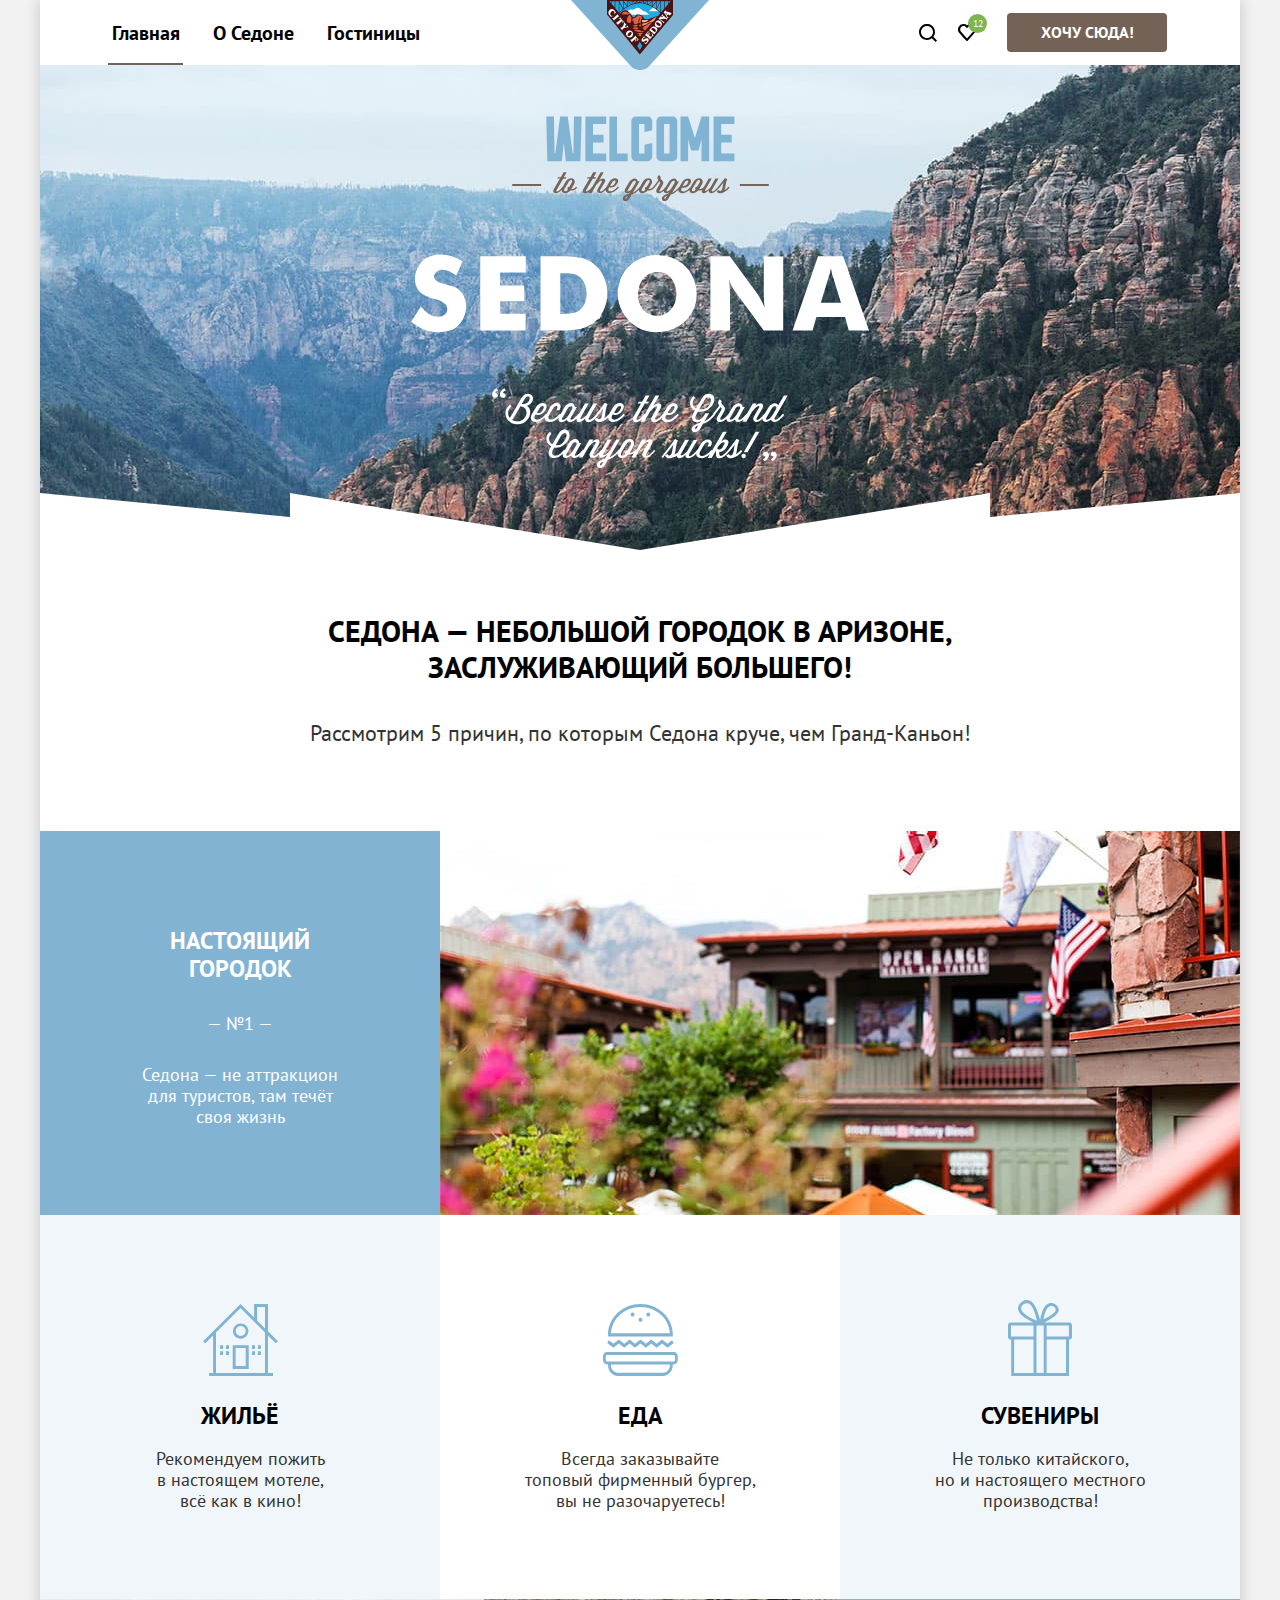
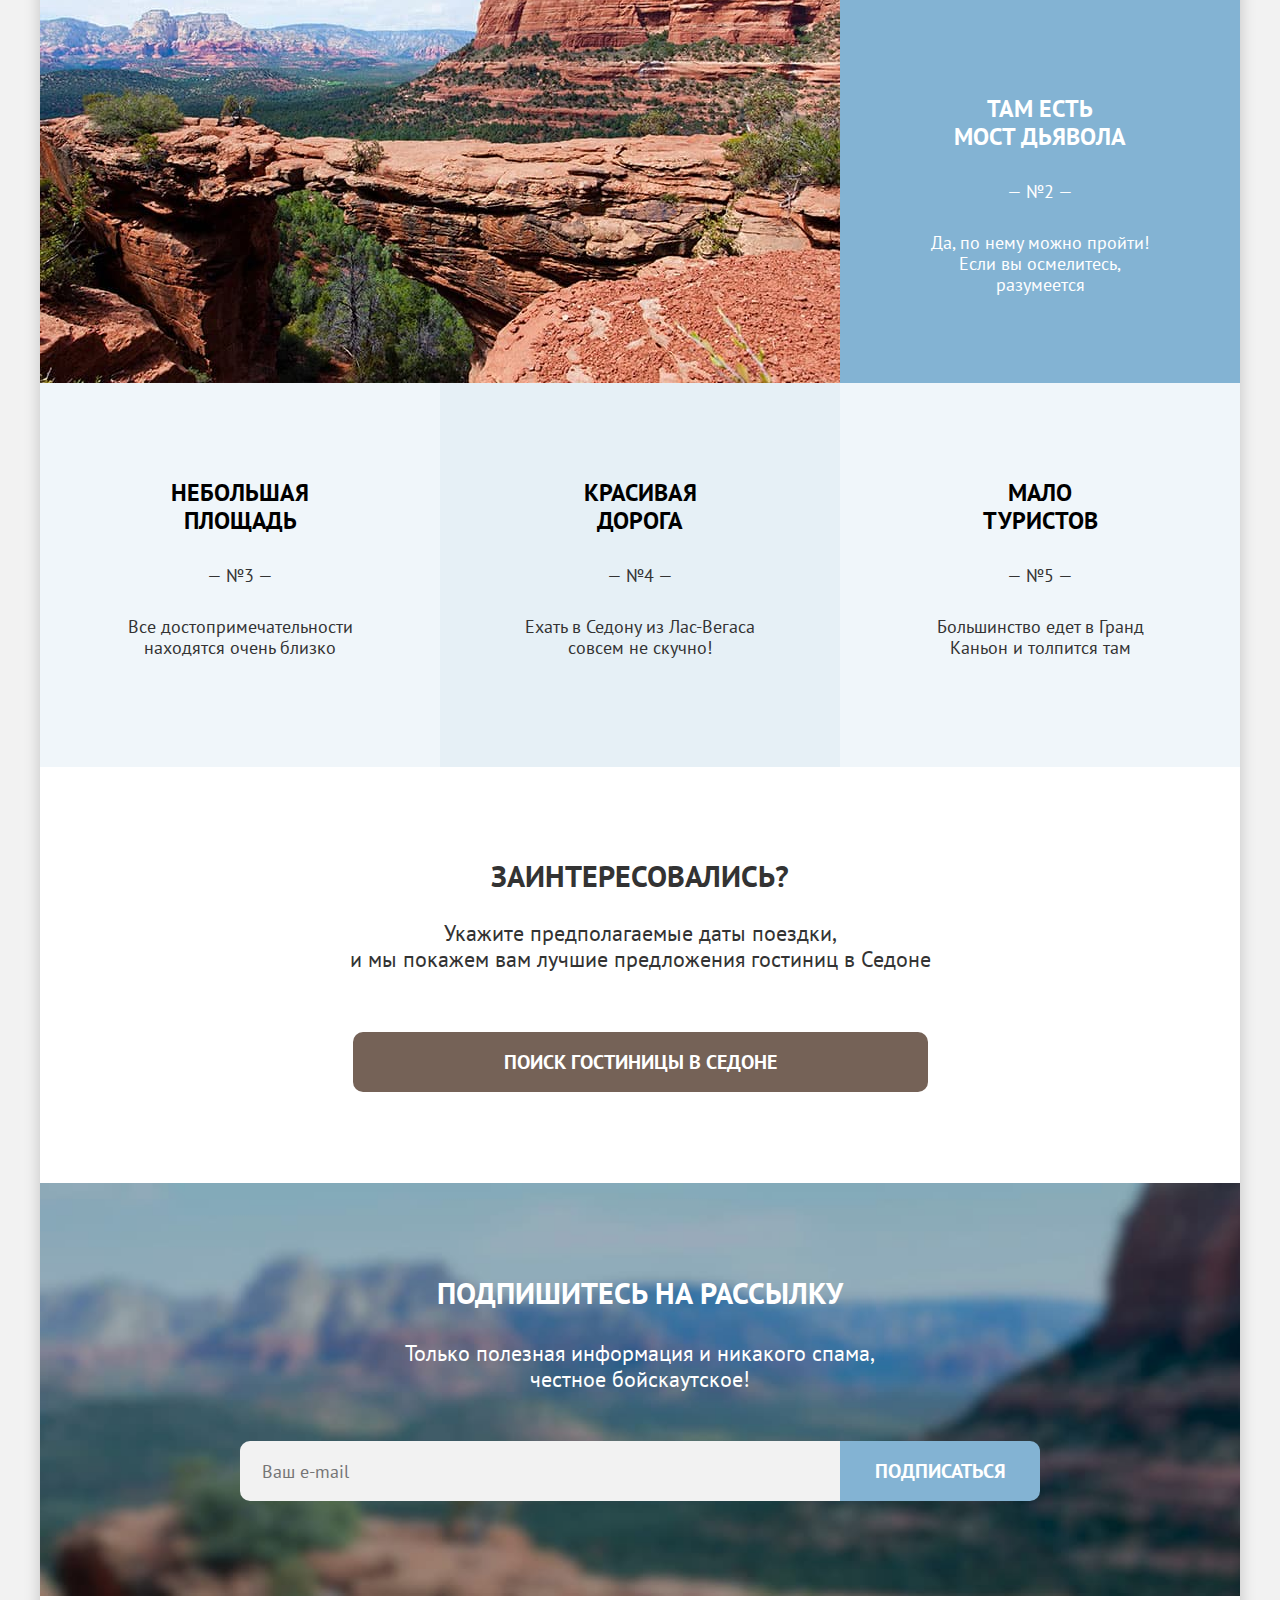
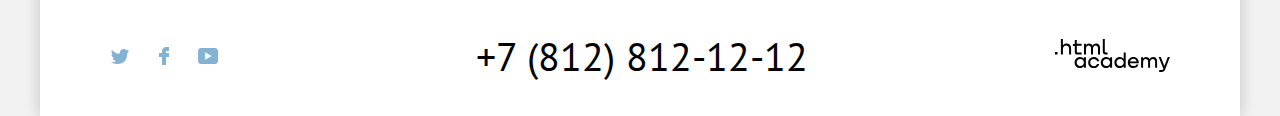
<file: index.html>
<!DOCTYPE html>
<html lang="ru">
  <head>
    <meta charset="utf-8">
    <title>HTML Academy: Седона</title>
    <link rel="icon" type="image/png" sizes="32x32" href="./favicon.png">
    <link rel="stylesheet" href="css/styles.css">
  </head>
  <body>
    <div class="page-shadow">
      <header class="page-header">
        <nav class="navigation">
          <ul class="navigation-list">
            <li class="navigation-item navigation-link-current">
              <a class="navigation-link">Главная</a>
            </li>
            <li class="navigation-item">
              <a class="navigation-link" href="#">О Седоне</a>
            </li>
            <li class="navigation-item">
              <a class="navigation-link" href="catalog.html">Гостиницы</a>
            </li>
          </ul>
          <a class="logo-link">
            <img class="logo" src="img/logo-sedona.svg" alt="Логотип сайта" width="138" height="70">
          </a>
          <ul class="navigation-list navigation-user">
            <li class="navigation-item">
              <a class="navigation-link navigation-link-icon" href="#">
                <svg class="navigation-icon" aria-hidden="true" focusable="false" width="18" height="18" viewBox="0 0 18 18" fill="none" xmlns="http://www.w3.org/2000/svg">
                  <path d="m18 16.5-3.7-3.7c1-1.3 1.7-3 1.7-4.9 0-4.4-3.6-8-8-8S0 3.6 0 8c0 4.4 3.6 8 8 8 1.8 0 3.5-.6 4.9-1.7l3.7 3.7 1.4-1.5ZM8 14c-3.3 0-6-2.7-6-6s2.7-6 6-6 6 2.7 6 6-2.7 6-6 6Z"/>
                </svg>
              <span class="visually-hidden">Поиск</span>
              </a>
            </li>
            <li class="navigation-item">
              <a class="navigation-link navigation-link-icon" href="#">
                <svg class="navigation-icon" aria-hidden="true" focusable="false" width="18" height="17" viewBox="0 0 18 17" fill="none" xmlns="http://www.w3.org/2000/svg">
                  <path d="M8.9 17a.9.9 0 0 1-.8-.4c-5.4-6.1-6.7-7.5-7-7.9A5.4 5.4 0 0 1 5.5 0C6.8 0 8 .5 9 1.3a5.46 5.46 0 0 1 9 4.1c0 1.3-.5 2.5-1.3 3.4l-7 7.9c-.2.2-.4.3-.8.3Zm-6-9.5c.3.4 3.5 4 6.1 6.9l6.2-7c.5-.5.7-1.2.7-2 0-1.8-1.5-3.3-3.3-3.3-1 0-2 .5-2.7 1.3-.3.3-.6.4-.9.4-.3 0-.6-.2-.8-.4-.7-.8-1.7-1.3-2.7-1.3-1.8 0-3.3 1.5-3.3 3.3-.1.9.3 1.6.7 2.1-.1 0-.1 0 0 0Z"/>
                </svg>
              <span class="visually-hidden">Избранное</span>
              <span class="favourites-count">12</span>
              </a>
              <div class="popover popover-favourites">
                <button class="button popover-close-button" type="button">
                  <span class="visually-hidden">Закрыть</span>
                </button>
                <div class="popover-content">
                  <div class="popover-content-favourites">
                    <h2 class="visually-hidden">Избранное</h2>
                    <ul class="favourites-items-list">
                      <li class="favourites-items-item">
                        <a class="favourites-hotel-card-link" href="#">
                          <img class="favourites-hotel-card-img" src="img/hotel-desert.jpg" alt="Desert Quail Inn" width="180" height="120">
                          <span class="favourites-hotel-card-name">Desert Quail Inn</span>
                          <span class="favourites-hotel-card-type">Мотель</span>
                        </a>
                        <button class="favourites-button-delete" type="button">
                          <span class="visually-hidden">Удалить</span>
                          <svg class="delete-icon" aria-hidden="true" focusable="false" width="16" height="16" viewBox="0 0 16 16" fill="none" xmlns="http://www.w3.org/2000/svg">
                            <path d="M15.3 2.3H.6c-.3 0-.6.2-.6.5s.3.6.6.6h1.7v12c0 .3.3.6.6.6h10.2c.3 0 .6-.3.6-.6v-12h1.7c.3 0 .6-.3.6-.6s-.4-.5-.7-.5Zm-2.8 12.5H3.4V3.4h9.1v11.4ZM6.2 1.2h3.4c.3 0 .6-.3.6-.6S10 0 9.7 0H6.2c-.3 0-.5.3-.5.6s.2.6.5.6Z" fill="#000"/><path d="M6.2 12c.3 0 .6-.3.6-.6V5.7c0-.3-.3-.6-.6-.6s-.6.3-.6.6v5.7c.1.3.3.6.6.6ZM9.7 12c.3 0 .6-.3.6-.6V5.7c0-.3-.3-.6-.6-.6s-.6.4-.6.6v5.7c0 .3.2.6.6.6Z"/>
                          </svg>
                        </button>
                      </li>
                      <li class="favourites-items-item">
                        <a class="favourites-hotel-card-link" href="#">
                          <img class="favourites-hotel-card-img" src="img/hotel-villas.jpg" alt="Villas at Poco Diablo" width="48" height="48">
                          <span class="favourites-hotel-card-name">Villas at Poco Diablo</span>
                          <span class="favourites-hotel-card-type">Апартаменты</span>
                        </a>
                        <button class="favourites-button-delete" type="button">
                          <span class="visually-hidden">Удалить</span>
                          <svg class="delete-icon" aria-hidden="true" focusable="false" width="16" height="16" viewBox="0 0 16 16" fill="none" xmlns="http://www.w3.org/2000/svg">
                            <path d="M15.3 2.3H.6c-.3 0-.6.2-.6.5s.3.6.6.6h1.7v12c0 .3.3.6.6.6h10.2c.3 0 .6-.3.6-.6v-12h1.7c.3 0 .6-.3.6-.6s-.4-.5-.7-.5Zm-2.8 12.5H3.4V3.4h9.1v11.4ZM6.2 1.2h3.4c.3 0 .6-.3.6-.6S10 0 9.7 0H6.2c-.3 0-.5.3-.5.6s.2.6.5.6Z" fill="#000"/><path d="M6.2 12c.3 0 .6-.3.6-.6V5.7c0-.3-.3-.6-.6-.6s-.6.3-.6.6v5.7c.1.3.3.6.6.6ZM9.7 12c.3 0 .6-.3.6-.6V5.7c0-.3-.3-.6-.6-.6s-.6.4-.6.6v5.7c0 .3.2.6.6.6Z"/>
                          </svg>
                        </button>
                      </li>
                    </ul>
                  </div>
                  <button class="button button-popover-favourites" type="button"> Все избранные</button>
                </div>
              </div>
            </li>
            <li class="navigation-item">
              <a class="button button-book" href="#">ХОЧУ СЮДА!</a>
            </li>
          </ul>
        </nav>
      </header>
      <main class="main-container main-index">
        <div class="page-container">
          <h1 class="visually-hidden">Сервис по поиску гостиниц в Седоне</h1>
          <section class="welcome">
            <div class="welcome-block">
            <img src="img/welcome.svg" alt="Welcome to the gorgeous Sedona because the Grand Canyon sucks!" class="welcome-image" width="458" height="352">
            </div>
            <h2 class="welcome-title">Седона — небольшой городок в Аризоне, заслуживающий большего!</h2>
          </section>
          <section class="reasons">
            <h2 class="reasons-title">Рассмотрим 5 причин, по которым Седона круче, чем Гранд-Каньон!</h2>
            <ol class="reasons-list">
              <li class="reasons-item">
                <div class="reasons-container-main">
                  <h3 class="reasons-name reasons-name-main">Настоящий городок</h3>
                  <p class="reasons-number reasons-number-main">— №1 —</p>
                  <p class="reasons-description reasons-description-main">Седона — не аттракцион <br> для туристов, там течёт <br> своя жизнь</p>
                </div>
                <img class="reasons-image reason-one-image" src="img/photo-city.jpg" alt="Здания в Седоне" width="800" height="384">
                <ul class="subreasons-list">
                  <li class="subreasons-item subreasons-item-home">
                    <h4 class="subreasons-name">Жильё</h4>
                    <p class="subreasons-description">Рекомендуем пожить<br> в настоящем мотеле,<br> всё как в кино!</p>
                  </li>
                  <li class="subreasons-item subreasons-item-food">
                    <h4 class="subreasons-name">Еда</h4>
                    <p class="subreasons-description">Всегда заказывайте<br> топовый фирменный бургер, вы не разочаруетесь!</p>
                  </li>
                  <li class="subreasons-item subreasons-item-souvenir">
                    <h4 class="subreasons-name">Сувениры</h4>
                    <p class="subreasons-description">Не только китайского,<br> но и настоящего местного производства!</p>
                  </li>
                </ul>
              </li>
              <li class="reasons-item">
                <img class="reasons-image reason-two-image" src="img/photo-bridge.jpg" alt="Мост дьявола" width="800" height="384">
                <div class="reasons-container-main">
                  <h3 class="reasons-name reasons-name-main">Там есть мост дьявола</h3>
                  <p class="reasons-number reasons-number-main">— №2 —</p>
                  <p class="reasons-description reasons-description-main">Да, по нему можно пройти! Если вы осмелитесь, разумеется</p>
                </div>
              </li>
              <li class="reasons-item">
                  <h3 class="reasons-name">Небольшая площадь</h3>
                  <p class="reasons-number">— №3 —</p>
                  <p class="reasons-description">Все достопримечательности находятся очень близко</p>
              </li>
              <li class="reasons-item">
                  <h3 class="reasons-name">Красивая дорога</h3>
                  <p class="reasons-number">— №4 —</p>
                  <p class="reasons-description">Ехать в Седону из Лас-Вегаса совсем не скучно!</p>
              </li>
              <li class="reasons-item">
                  <h3 class="reasons-name">Мало туристов</h3>
                  <p class="reasons-number">— №5 —</p>
                  <p class="reasons-description">Большинство едет в Гранд Каньон и толпится там</p>
              </li>
            </ol>
          </section>
          <section class="interest">
            <h2 class="visually-hidden">Поиск гостиницы в Седоне</h2>
            <p class="interest-text">Заинтересовались?</p>
            <p class="interest-subtext"> Укажите предполагаемые даты поездки, <br> и мы покажем вам лучшие предложения гостиниц в Седоне </p>
            <a class=" button button-catalog" href="catalog.html">Поиск гостиницы в Седоне</a>
          </section>
      </div>
      </main>
      <footer class="page-footer">
        <section class="mailing mailing-index">
          <h2 class="mailing-title">Подпишитесь на рассылку</h2>
          <p class="mailing-description">Только полезная информация и никакого спама, честное бойскаутское!</p>
          <form class="mailing-form" action="https://echo.htmlacademy.ru/" method="post">
            <input class="field" type="text" id="email" name="email" placeholder="Ваш e-mail">
            <button class="button button-mailing" type="submit">Подписаться</button>
          </form>
        </section>
        <div class="page-footer-container">
          <section class="social">
            <h2 class="visually-hidden">Соцсети</h2>
            <ul class="social-list">
              <li class="social-item">
                <a class="button-social" href="https://twitter.com/htmlacademy_ru">
                  <svg class="social-icon" aria-hidden="true" focusable="false" width="18" height="15" viewBox="0 0 18 15" fill="none" xmlns="http://www.w3.org/2000/svg">
                    <g clip-path="url(#a)">
                      <path d="M11.6.2c1.8-.5 3.2.3 3.8 1.2.7-.2 1.4-.5 2.1-.7 0 .9-.6 1.5-.9 1.8.7.1 1.4-.6 1.4-.6-.2 1-1.1 1.8-1.7 2C16.1 10.7 13 15.1 5.7 15h-.5c-.4 0-4.4-.5-5.2-1.9 2.4.2 4.1-.4 5-1.2-1-.3-2.9-.4-3.2-2.9.4.1.6.2 1.3.1C1.8 8.3.4 7.5.5 5.3c.3.3 1.1.5 1.4.5C1.1 5.6-.2 2.5.9.9c1.9 1.9 4 3.6 7.6 3.8C8.7 2.3 9.7.8 11.6.2Z"/>
                    </g>
                    <defs>
                      <clipPath id="a">
                        <path fill="#fff" d="M0 0h18v15H0z"/>
                      </clipPath>
                    </defs>
                  </svg>
                  <span class="visually-hidden social-twitter">Twitter</span>
                </a>
              </li>
              <li class="social-item">
                <a class="button-social" href="https://www.facebook.com/htmlacademy">
                  <svg class="social-icon" aria-hidden="true" focusable="false" width="10" height="18" viewBox="0 0 10 18" fill="none" xmlns="http://www.w3.org/2000/svg">
                    <path d="M7 0C4.8 0 3 1.8 3 4v2H0v4h3v8h4v-8h3V6H7V4h3V0H7Z"/>
                  </svg>
                  <span class="visually-hidden social-facebook">Facebook</span>
                </a>
              </li>
              <li class="social-item">
                <a class="button-social" href="https://www.youtube.com/c/HTMLAcademyRUS">
                  <svg class="social-icon" aria-hidden="true" focusable="false" width="20" height="16" viewBox="0 0 20 16" fill="none" xmlns="http://www.w3.org/2000/svg">
                    <path d="M17 0H2.9C1.2 0 0 1.5 0 3.2v9.5C0 14.5 1.2 16 2.9 16h14.3c1.5 0 2.9-1.5 2.9-3.2V3.2C19.9 1.5 18.7 0 17 0ZM7 11.8V4.2L13.7 8 7 11.8Z"/>
                  </svg>
                  <span class="visually-hidden social-youtube">Youtube</span>
                </a>
              </li>
            </ul>
          </section>
          <section class="contacts">
            <h2 class="visually-hidden">Контактный телефон</h2>
            <a class="footer-phone" href="tel:+78128121212">+7 (812) 812-12-12</a>
          </section>
          <section class="partner">
            <h2 class="visually-hidden">Партнер</h2>
            <a class="htmlacademy-link" href="https://htmlacademy.ru/">
              <svg class="htmlacademy-logo" aria-hidden="true" focusable="false" width="115" height="34" viewBox="0 0 115 34" fill="none" xmlns="http://www.w3.org/2000/svg">
                <path d="M0 12.9v2.6h2.5v-2.6H0ZM11.6 4.5c-1.6 0-2.8.7-3.6 1.7h-.1V0h-2v15.5h2v-5.3c0-2.1 1.3-3.6 3.3-3.6 1.8 0 2.9 1.4 2.9 3.2v5.7h2V9.4c.1-3-1.8-4.9-4.5-4.9ZM26.6 4.8h-4.8V1.1h-2v3.8h-1.9v2h1.9v6c0 1.7 1 2.7 2.7 2.7h4.1v-2h-3.7c-.7 0-1.1-.4-1.1-1.1V6.8h4.8v-2ZM41.1 4.6c-1.6 0-2.9.8-3.5 2.1h-.1c-.6-1.2-1.8-2.1-3.4-2.1-1.4 0-2.5.8-3.1 1.8h-.1V4.8H29v10.6h2V10c0-2 1-3.5 2.6-3.5 1.5 0 2.4 1 2.4 2.6v6.3h2V9.8c0-2.4 1.4-3.3 2.6-3.3 1.5 0 2.4 1 2.4 2.6v6.3h2V8.9c.1-2.5-1.4-4.3-3.9-4.3ZM47.8 12.7c0 1.7 1 2.7 2.8 2.7h2v-2h-1.7c-.7 0-1.1-.4-1.1-1.1V0h-2v12.7ZM28.9 19.7c-.9-1.1-2.2-1.8-3.9-1.8-3.1 0-5.4 2.3-5.4 5.6s2.3 5.6 5.4 5.6c1.8 0 3-.8 3.8-1.9h.1v1.6h2V18.2h-2v1.5Zm-3.6 7.4c-2.2 0-3.6-1.6-3.6-3.6s1.4-3.6 3.6-3.6 3.6 1.6 3.6 3.6c0 1.9-1.4 3.6-3.6 3.6ZM44.2 22c-.5-2.4-2.6-4.1-5.4-4.1a5.4 5.4 0 0 0-5.6 5.6c0 3.1 2.2 5.6 5.6 5.6 2.8 0 4.9-1.8 5.4-4.2h-2.1a3.4 3.4 0 0 1-3.3 2.3c-2.2 0-3.6-1.6-3.6-3.6s1.4-3.6 3.6-3.6c1.6 0 2.8 1 3.3 2.2h2.1V22ZM55.1 19.7c-.9-1.1-2.2-1.8-3.9-1.8-3.1 0-5.4 2.3-5.4 5.6s2.3 5.6 5.4 5.6c1.8 0 3-.8 3.8-1.9h.1v1.6h2V18.2h-2v1.5Zm-3.6 7.4c-2.2 0-3.6-1.6-3.6-3.6s1.4-3.6 3.6-3.6 3.6 1.6 3.6 3.6c0 1.9-1.5 3.6-3.6 3.6ZM68.7 19.8c-.9-1.1-2.2-1.9-3.9-1.9-3.1 0-5.4 2.3-5.4 5.6s2.2 5.6 5.4 5.6c1.7 0 3-.8 3.8-1.8h.1v1.5h2V13.4h-2v6.4Zm-3.6 7.3c-2.2 0-3.6-1.6-3.6-3.6s1.4-3.6 3.6-3.6 3.6 1.6 3.6 3.6c-.1 2-1.5 3.6-3.6 3.6ZM78.3 17.9c-3.3 0-5.5 2.5-5.5 5.6 0 3 2.1 5.6 5.5 5.6 2.5 0 4.5-1.3 5.2-3.6h-2.1c-.5 1-1.6 1.6-3 1.6-1.9 0-3.3-1.3-3.4-2.9h8.8c.2-3.6-2-6.3-5.5-6.3Zm0 1.9c1.7 0 3 1 3.3 2.6h-6.5c.3-1.5 1.5-2.6 3.2-2.6ZM98.2 17.9c-1.6 0-2.9.8-3.6 2h-.1c-.6-1.2-1.8-2-3.4-2-1.4 0-2.5.7-3.1 1.8v-1.5h-1.9v10.6h2v-5.4c0-2 1-3.4 2.6-3.5 1.5 0 2.4 1 2.4 2.6v6.3h2v-5.6c0-2.4 1.4-3.3 2.6-3.3 1.5 0 2.4 1 2.4 2.6v6.3h2v-6.5c.1-2.6-1.4-4.4-3.9-4.4ZM109.4 27l-3.6-8.9h-2.2l4.8 11.6c-.3.9-.7 1.2-1.7 1.2h-2.5v2h2.5c1.8 0 2.8-.8 3.5-2.6l4.7-12.2h-2.1l-3.4 8.9Z"/>
              </svg>
              <span class="visually-hidden">HTML Academy</span>
            </a>
          </section>
        </div>
      </footer>
      <div class="modal-container modal-container-close">
        <div class="modal modal-booking">
          <button class="modal-close-button" type="button">
            <span class="visually-hidden">Закрыть</span>
            <svg class="modal-close-icon" aria-hidden="true" focusable="false" width="13" height="13" viewBox="0 0 13 13" fill="none" xmlns="http://www.w3.org/2000/svg">
              <path d="M13 1.2 11.8 0 6.5 5.3 1.2 0 0 1.2l5.3 5.3L0 11.8 1.2 13l5.3-5.3 5.3 5.3 1.2-1.2-5.3-5.3L13 1.2Z"/>
            </svg>
          </button>
          <section class="modal-content">
            <h2 class="modal-title">Поиск гостиницы в Седоне</h2>
            <form class="booking-form" action="https://echo.htmlacademy.ru/" method="post">
              <div class="field-group date-error">
                <label class="booking-label" for="booking-date-in">Дата заезда:</label>
                <input class="booking-form-field field" type="text" id="booking-date-in" name="booking-date-in" placeholder="Укажите дату" value="27 апреля 2020">
                <button class="button-date-in" type="button">
                  <span class="visually-hidden">Вид календарь</span>
                </button>
              </div>
              <div class="field-group  date-confirm">
                <label class="booking-label" for="booking-date-out">Дата выезда:</label>
                <input class="booking-form-field field" type="text" id="booking-date-out" name="booking-date-out" placeholder="Укажите дату" value="1 сентября 2021">
                <button class="button-date-out" type="button">
                  <span class="visually-hidden">Вид календарь</span>
                </button>
              </div>
              <div class="field-group">
                <label class="booking-label" for="booking-people-adults">Взрослые:</label>
                <button class="button-low" type="button">
                  <span class="visually-hidden">Убавить</span>
                  <svg class="button-low-icon" aria-hidden="true" focusable="false" width="13" height="1" viewBox="0 0 13 1" fill="none" xmlns="http://www.w3.org/2000/svg">
                    <path d="M0 0v1h13V0H0Z"/>
                  </svg>
                </button>
                <input class="booking-form-field field" type="number" id="booking-people-adults" name="booking-people-adults" value="2">
                <button class="button-add" type="button">
                  <span class="visually-hidden">Добавить</span>
                  <svg class="button-add-icon" aria-hidden="true" focusable="false" width="13" height="13" viewBox="0 0 13 13" fill="none" xmlns="http://www.w3.org/2000/svg">
                    <path d="M13 6H7V0H6v6H0v1h6v6h1V7h6V6Z"/>
                  </svg>
                </button>
              </div>
              <div class="field-group">
                <label class="booking-label" for="booking-people-children">Дети:</label>
                <div class="button-info">
                  <span class="visually-hidden">Посмотреть дополнительную информацию</span>
                  i
                  <div class="popover popover-info">
                    <div class="popover-content-info">
                      <p class="info-text">
                        Укажите количество детей, которые будут с вами, возраст которых от 6 до 18 лет. Дети до 6 лет размещаются бесплатно.
                      </p>
                    </div>
                  </div>
                </div>
                <button class="button-low" type="button">
                  <span class="visually-hidden">Убавить</span>
                  <svg class="button-low-icon" aria-hidden="true" focusable="false" width="13" height="1" viewBox="0 0 13 1" fill="none" xmlns="http://www.w3.org/2000/svg">
                    <path d="M0 0v1h13V0H0Z"/>
                  </svg>
                </button>
                <input class="booking-form-field field" type="number" id="booking-people-children" name="booking-people-children" value="1">
                <button class="button-add">
                  <span class="visually-hidden">Добавить</span>
                  <svg class="button-add-icon" aria-hidden="true" focusable="false" width="13" height="13" viewBox="0 0 13 13" fill="none" xmlns="http://www.w3.org/2000/svg">
                    <path d="M13 6H7V0H6v6H0v1h6v6h1V7h6V6Z"/>
                  </svg>
                </button>
              </div>
              <button class="button button-booking" type="button">Найти</button>
            </form>
          </section>
        </div>
      </div>
    </div>
    </body>
</html>
</file>
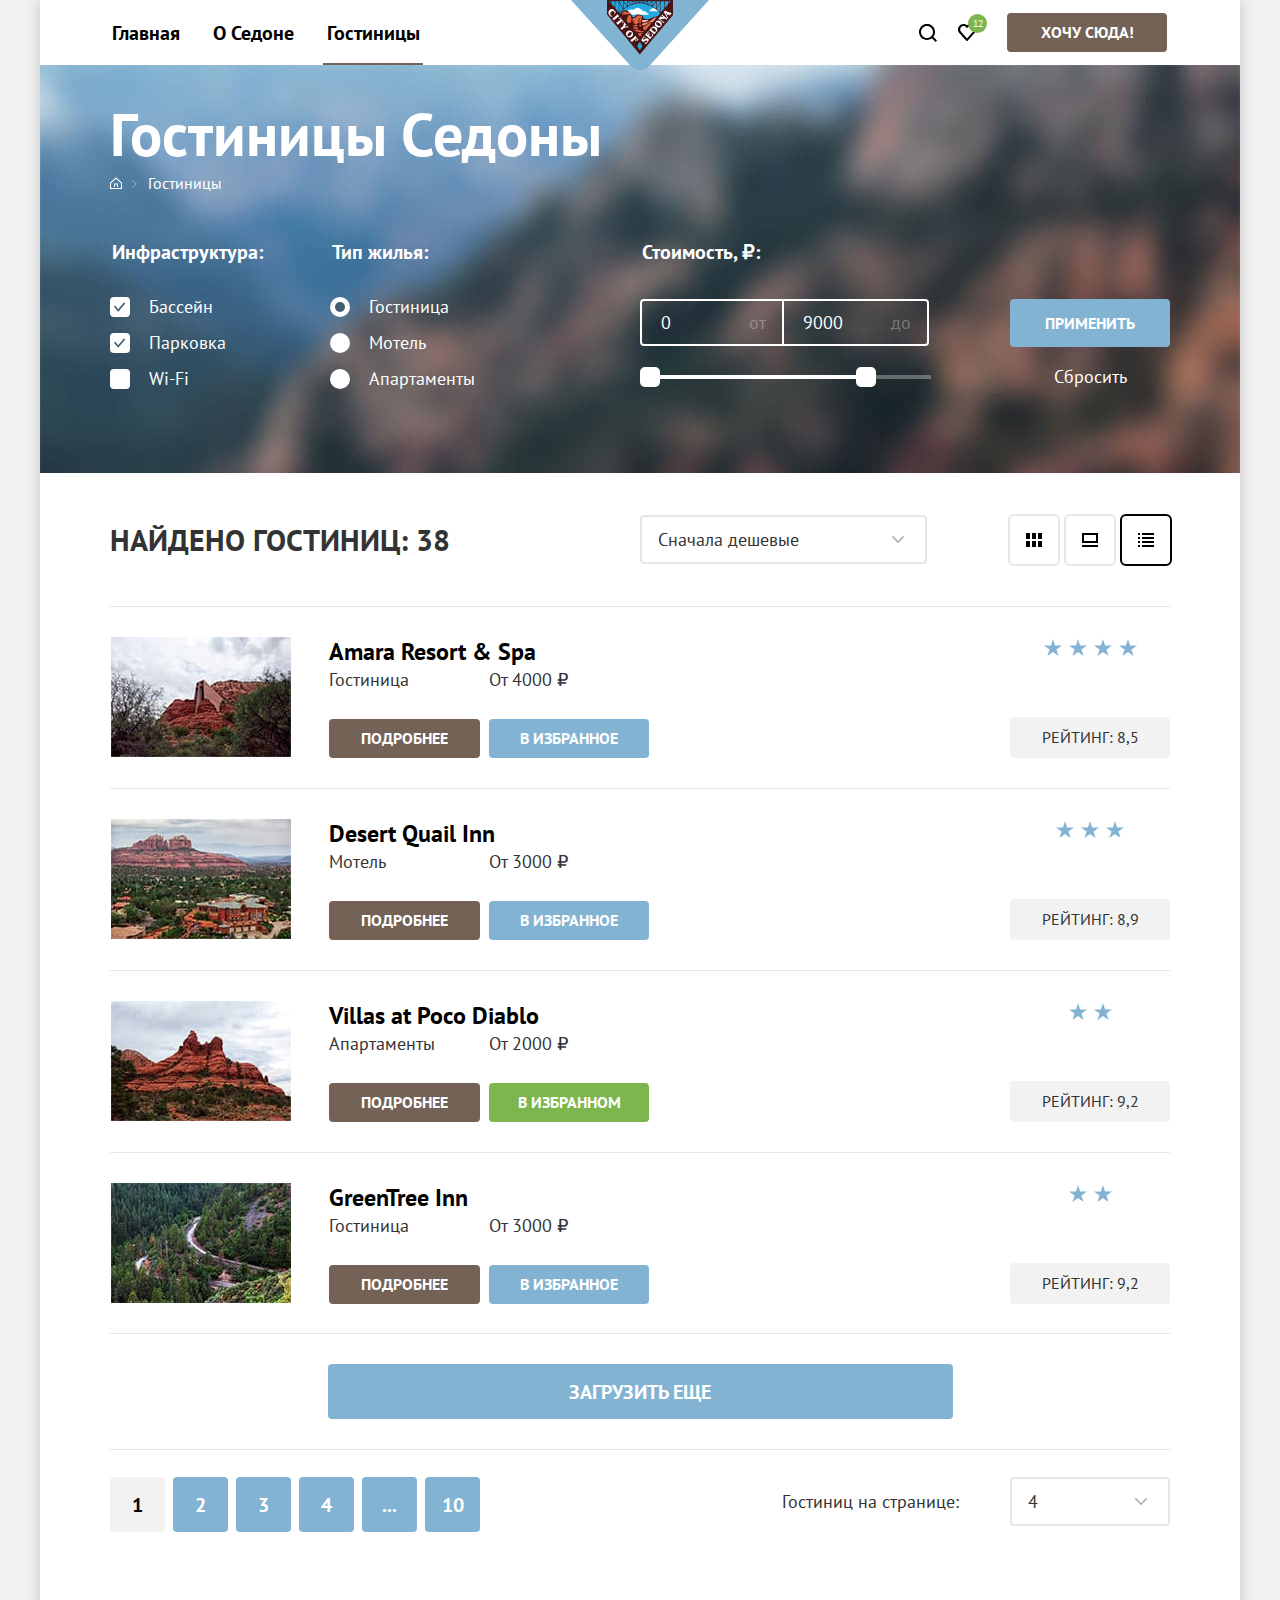
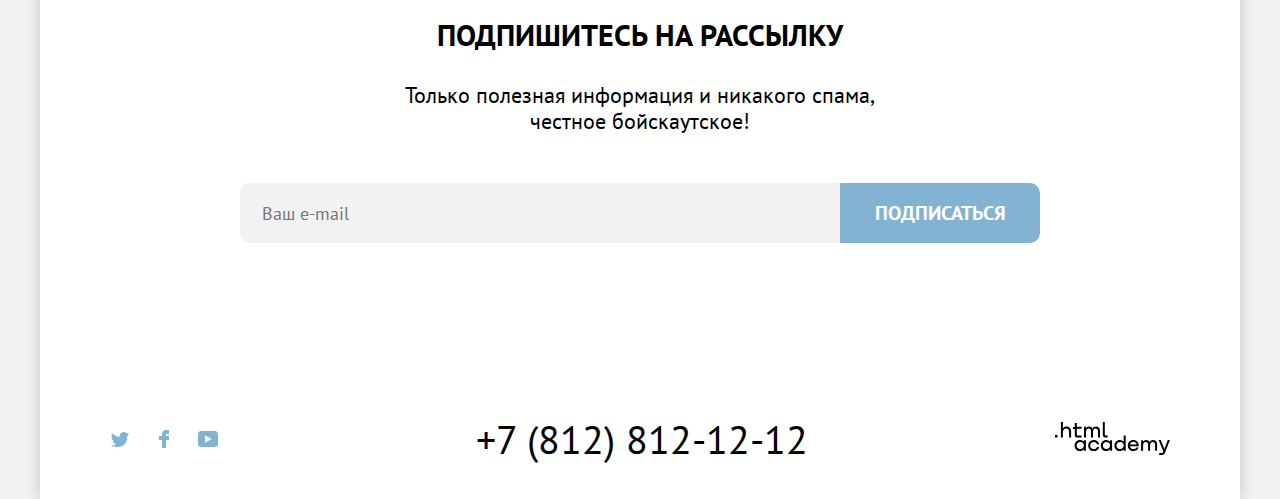
<file: catalog.html>
<!DOCTYPE html>
<html lang="ru">
  <head>
    <meta charset="utf-8">
    <title>HTML Academy: Седона</title>
    <link rel="icon" type="image/png" sizes="32x32" href="./favicon.png">
    <link rel="stylesheet" href="css/styles.css">
  </head>
  <body>
    <div class="page-shadow">
      <header class="page-header">
        <nav class="navigation">
          <ul class="navigation-list">
            <li class="navigation-item">
              <a class="navigation-link" href="index.html">Главная</a>
            </li>
            <li class="navigation-item">
              <a class="navigation-link" href="#">О Седоне</a>
            </li>
            <li class="navigation-item navigation-link-current">
              <a class="navigation-link">Гостиницы</a>
            </li>
          </ul>
          <a class="logo-link" href="index.html">
            <img class="logo" src="img/logo-sedona.svg" alt="Логотип сайта" width="138" height="70">
          </a>
          <ul class="navigation-list navigation-user">
            <li class="navigation-item">
              <a class="navigation-link navigation-link-icon" href="#">
                <svg class="navigation-icon" aria-hidden="true" focusable="false" width="18" height="18" viewBox="0 0 18 18" fill="none" xmlns="http://www.w3.org/2000/svg">
                  <path d="m18 16.5-3.7-3.7c1-1.3 1.7-3 1.7-4.9 0-4.4-3.6-8-8-8S0 3.6 0 8c0 4.4 3.6 8 8 8 1.8 0 3.5-.6 4.9-1.7l3.7 3.7 1.4-1.5ZM8 14c-3.3 0-6-2.7-6-6s2.7-6 6-6 6 2.7 6 6-2.7 6-6 6Z"/>
                </svg>
              <span class="visually-hidden">Поиск</span>
              </a>
            </li>
            <li class="navigation-item">
              <a class="navigation-link navigation-link-icon" href="#">
                <svg class="navigation-icon" aria-hidden="true" focusable="false" width="18" height="17" viewBox="0 0 18 17" fill="none" xmlns="http://www.w3.org/2000/svg">
                  <path d="M8.9 17a.9.9 0 0 1-.8-.4c-5.4-6.1-6.7-7.5-7-7.9A5.4 5.4 0 0 1 5.5 0C6.8 0 8 .5 9 1.3a5.46 5.46 0 0 1 9 4.1c0 1.3-.5 2.5-1.3 3.4l-7 7.9c-.2.2-.4.3-.8.3Zm-6-9.5c.3.4 3.5 4 6.1 6.9l6.2-7c.5-.5.7-1.2.7-2 0-1.8-1.5-3.3-3.3-3.3-1 0-2 .5-2.7 1.3-.3.3-.6.4-.9.4-.3 0-.6-.2-.8-.4-.7-.8-1.7-1.3-2.7-1.3-1.8 0-3.3 1.5-3.3 3.3-.1.9.3 1.6.7 2.1-.1 0-.1 0 0 0Z"/>
                </svg>
              <span class="visually-hidden">Избранное</span>
              <span class="favourites-count">12</span>
              </a>
              <div class="popover popover-favourites">
                <button class="button popover-close-button" type="button">
                  <span class="visually-hidden">Закрыть</span>
                </button>
                <div class="popover-content">
                  <div class="popover-content-favourites">
                    <h2 class="visually-hidden">Избранное</h2>
                    <ul class="favourites-items-list">
                      <li class="favourites-items-item">
                        <a class="favourites-hotel-card-link" href="#">
                          <img class="favourites-hotel-card-img" src="img/hotel-desert.jpg" alt="Desert Quail Inn" width="180" height="120">
                          <span class="favourites-hotel-card-name">Desert Quail Inn</span>
                          <span class="favourites-hotel-card-type">Мотель</span>
                        </a>
                        <button class="favourites-button-delete" type="button">
                          <span class="visually-hidden">Удалить</span>
                          <svg class="delete-icon" aria-hidden="true" focusable="false" width="16" height="16" viewBox="0 0 16 16" fill="none" xmlns="http://www.w3.org/2000/svg">
                            <path d="M15.3 2.3H.6c-.3 0-.6.2-.6.5s.3.6.6.6h1.7v12c0 .3.3.6.6.6h10.2c.3 0 .6-.3.6-.6v-12h1.7c.3 0 .6-.3.6-.6s-.4-.5-.7-.5Zm-2.8 12.5H3.4V3.4h9.1v11.4ZM6.2 1.2h3.4c.3 0 .6-.3.6-.6S10 0 9.7 0H6.2c-.3 0-.5.3-.5.6s.2.6.5.6Z" fill="#000"/><path d="M6.2 12c.3 0 .6-.3.6-.6V5.7c0-.3-.3-.6-.6-.6s-.6.3-.6.6v5.7c.1.3.3.6.6.6ZM9.7 12c.3 0 .6-.3.6-.6V5.7c0-.3-.3-.6-.6-.6s-.6.4-.6.6v5.7c0 .3.2.6.6.6Z"/>
                          </svg>
                        </button>
                      </li>
                      <li class="favourites-items-item">
                        <a class="favourites-hotel-card-link" href="#">
                          <img class="favourites-hotel-card-img" src="img/hotel-villas.jpg" alt="Villas at Poco Diablo" width="180" height="120">
                          <span class="favourites-hotel-card-name">Villas at Poco Diablo</span>
                          <span class="favourites-hotel-card-type">Апартаменты</span>
                        </a>
                        <button class="favourites-button-delete" type="button">
                          <span class="visually-hidden">Удалить</span>
                          <svg class="delete-icon" aria-hidden="true" focusable="false" width="16" height="16" viewBox="0 0 16 16" fill="none" xmlns="http://www.w3.org/2000/svg">
                            <path d="M15.3 2.3H.6c-.3 0-.6.2-.6.5s.3.6.6.6h1.7v12c0 .3.3.6.6.6h10.2c.3 0 .6-.3.6-.6v-12h1.7c.3 0 .6-.3.6-.6s-.4-.5-.7-.5Zm-2.8 12.5H3.4V3.4h9.1v11.4ZM6.2 1.2h3.4c.3 0 .6-.3.6-.6S10 0 9.7 0H6.2c-.3 0-.5.3-.5.6s.2.6.5.6Z" fill="#000"/><path d="M6.2 12c.3 0 .6-.3.6-.6V5.7c0-.3-.3-.6-.6-.6s-.6.3-.6.6v5.7c.1.3.3.6.6.6ZM9.7 12c.3 0 .6-.3.6-.6V5.7c0-.3-.3-.6-.6-.6s-.6.4-.6.6v5.7c0 .3.2.6.6.6Z"/>
                          </svg>
                        </button>
                      </li>
                    </ul>
                  </div>
                  <button class="button button-popover-favourites" type="button"> Все избранные</button>
                </div>
              </div>
            </li>
            <li class="navigation-item">
              <a class="button button-book" href="#">ХОЧУ СЮДА!</a>
            </li>
          </ul>
        </nav>
      </header>
      <main class="main-container main-inner">
        <div class="page-container">
          <div class="inner-background">
            <header class="inner-header">
              <h1 class="inner-page-title">Гостиницы Седоны</h1>
              <ul class="breadcrumbs">
                <li class="breadcrumbs-item">
                  <a class="breadcrumbs-link" href="index.html">
                    <svg class="home-icon" aria-hidden="true" focusable="false" width="12" height="12" viewBox="0 0 12 12" fill="none" xmlns="http://www.w3.org/2000/svg">
                      <path d="M6 .3 0 5.8V12h12V5.8L6 .3ZM11 11H1V6.2l5-4.5 5 4.5V11Z"/>
                      <path d="M4 10h1V7.5h2V10h1V6.5H4V10Z"/>
                    </svg>
                    <span class="visually-hidden">Главная</span>
                  </a>
                </li>
                <li class="breadcrumbs-item">
                  <a class="breadcrumbs-link">Гостиницы</a>
                </li>
              </ul>
            </header>
            <section class="filter">
              <h2 class="visually-hidden">Фильтры для гостиниц</h2>
              <form class="catalog-filter" action="https://echo.htmlacademy.ru/" method="get">
                <fieldset class="catalog-filter-block">
                  <legend class="catalog-filter-title">Инфраструктура:</legend>
                  <ul class="catalog-filter-list">
                    <li class="catalog-filter-item">
                      <label class="control">
                        <input class="visually-hidden control-input" type="checkbox" name="swimming-pool" checked>
                        <span class="control-mark"></span>
                        <span class="control-label">Бассейн</span>
                      </label>
                      <li class="catalog-filter-item">
                        <label class="control">
                          <input class="visually-hidden control-input" type="checkbox" name="parking-lot" checked>
                          <span class="control-mark"></span>
                          <span class="control-label">Парковка</span>
                        </label>
                    </li>
                    <li class="catalog-filter-item">
                      <label class="control">
                        <input class="visually-hidden control-input" type="checkbox" name="wifi">
                        <span class="control-mark"></span>
                        <span class="control-label">Wi-Fi</span>
                      </label>
                  </li>
                  </ul>
                </fieldset>
                <fieldset class="catalog-filter-block">
                  <legend class="catalog-filter-title">Тип жилья:</legend>
                  <ul class="catalog-filter-list">
                    <li class="catalog-filter-item">
                      <label class="control">
                        <input class="visually-hidden control-input" type="radio" name="hotel-type" value="hotel" checked>
                        <span class="control-mark"></span>
                        <span class="control-label">Гостиница</span>
                      </label>
                      <li class="catalog-filter-item">
                        <label class="control">
                          <input class="visually-hidden control-input" type="radio" name="hotel-type" value="motel">
                          <span class="control-mark"></span>
                          <span class="control-label">Мотель</span>
                        </label>
                    </li>
                    <li class="catalog-filter-item">
                      <label class="control">
                        <input class="visually-hidden control-input" type="radio" name="hotel-type" value="apartments">
                        <span class="control-mark"></span>
                        <span class="control-label">Апартаменты</span>
                      </label>
                    </li>
                  </ul>
                </fieldset>


                <fieldset class="catalog-filter-block">
                  <legend class="catalog-filter-title">Стоимость, ₽:</legend>
                  <div class="range">
                      <div class="range-wrapper-inputs">
                      <label class="catalog-filter-label">
                        <input class="catalog-filter-input" type="number" name="min-price" value="0"> от
                      </label>
                      <label class="catalog-filter-label">
                        <input class="catalog-filter-input" type="number" name="max-price" value="9000"> до
                      </label>
                    </div>

                    <div class="range-scale">
                      <div class="range-bar" style="left: 0px; width: 216px">
                        <button class="range-toggle toggle-min" type="button">
                          <span class="visually-hidden">Изменить минимальную цену.</span>
                        </button>
                        <button class="range-toggle toggle-max" type="button">
                          <span class="visually-hidden">Изменить максимальную цену.</span>
                        </button>
                      </div>
                    </div>
                  </div>
                </fieldset>


                <div class="filter-buttons">
                  <button class="button button-show" type="submit">Применить</button>
                  <button class="button button-reset" type="reset">Сбросить</button>
                </div>
              </form>
            </section>
          </div>
          <section class="sorting">
            <h2 class="visually-hidden">Сортировка результатов</h2>
            <p class="sorting-text">Найдено гостиниц: 38</p>
            <form class="sorting-type">
              <label class="visually-hidden" for="sorting">Сортировка</label>
              <select class="select-control select-control-sort" id="sorting" name="sorting">
                <option value="cheap">Сначала дешевые</option>
              </select>
              <button class="visually-hidden" type="submit">Отсортировать</button>
            </form>
            <div class="view-parameters">
              <a class="button-view button-view-table" href="#">
                <span class="visually-hidden">Показать таблицей</span>
              </a>
              <a class="button-view button-view-full" href="#">
                <span class="visually-hidden">Показать подробно</span>
              </a>
              <a class="button-view button-view-list button-view-current" href="#">
                <span class="visually-hidden">Показать списком</span>
              </a>
          </div>
          </section>

          <section class="results">
            <h2 class="visually-hidden">Результаты поиска</h2>
            <ul class="results-list">
              <li class="hotel-card">
                <div class="hotel-card-info">
                  <a class="hotel-card-img-link" href="#">
                    <img class="hotel-card-img" src="img/hotel-amara.jpg" alt="Amara Resort & Spa" width="180" height="120">
                  </a>
                  <div class="hotel-card-info-details">
                    <h3 class="hotel-card-name">
                      <a class="hotel-card-name-link" href="#">Amara Resort & Spa</a>
                    </h3>
                    <span class="hotel-card-type">Гостиница</span>
                    <span class="hotel-card-price">От 4000 ₽</span>
                    <a class="button button-card" href="#">Подробнее</a>
                    <button class="button button-card button-favourites" type="button">В избранное</button>
                  </div>
                </div>
                <div class="hotel-card-rating">
                  <ul class="rating-stars">
                    <li>
                      <img class="hotel-star-img" src="[data-uri]" alt="Звезда рейтинга" width="18" height="17">
                    </li>
                    <li>
                      <img class="hotel-star-img" src="[data-uri]" alt="Звезда рейтинга" width="18" height="17">
                    </li>
                    <li>
                      <img class="hotel-star-img" src="[data-uri]" alt="Звезда рейтинга" width="18" height="17">
                    </li>
                    <li>
                      <img class="hotel-star-img" src="[data-uri]" alt="Звезда рейтинга" width="18" height="17">
                    </li>
                  </ul>
                <p class="hotel-rating">Рейтинг: 8,5</p>
                </div>
              </li>

              <li class="hotel-card">
                <div class="hotel-card-info">
                  <a class="hotel-card-img-link" href="#">
                    <img class="hotel-card-img" src="img/hotel-desert.jpg" alt="Desert Quail Inn" width="180" height="120">
                  </a>
                  <div class="hotel-card-info-details">
                    <h3 class="hotel-card-name">
                      <a class="hotel-card-name-link" href="#">Desert Quail Inn</a>
                    </h3>
                    <span class="hotel-card-type">Мотель</span>
                    <span class="hotel-card-price">От 3000 ₽</span>
                    <a class="button button-card" href="#">Подробнее</a>
                    <button class="button button-card button-favourites" type="button">В избранное</button>
                  </div>
                </div>
                <div class="hotel-card-rating">
                  <ul class="rating-stars">
                    <li>
                      <img class="hotel-star-img" src="[data-uri]" alt="Звезда рейтинга" width="18" height="17">
                    </li>
                    <li>
                      <img class="hotel-star-img" src="[data-uri]" alt="Звезда рейтинга" width="18" height="17">
                    </li>
                    <li>
                      <img class="hotel-star-img" src="[data-uri]" alt="Звезда рейтинга" width="18" height="17">
                    </li>
                  </ul>
                <p class="hotel-rating">Рейтинг: 8,9</p>
                </div>
              </li>

              <li class="hotel-card">
                <div class="hotel-card-info">
                  <a class="hotel-card-img-link" href="#">
                    <img class="hotel-card-img" src="img/hotel-villas.jpg" alt="Villas at Poco Diablo" width="180" height="120">
                  </a>
                  <div class="hotel-card-info-details">
                    <h3 class="hotel-card-name">
                      <a class="hotel-card-name-link" href="#">Villas at Poco Diablo</a>
                    </h3>
                    <span class="hotel-card-type">Апартаменты</span>
                    <span class="hotel-card-price">От 2000 ₽</span>
                    <a class="button button-card" href="#">Подробнее</a>
                    <button class="button button-card button-favourites-active" type="button">В избранном</button>
                  </div>
                </div>
                <div class="hotel-card-rating">
                  <ul class="rating-stars">
                    <li>
                      <img class="hotel-star-img" src="[data-uri]" alt="Звезда рейтинга" width="18" height="17">
                    </li>
                    <li>
                      <img class="hotel-star-img" src="[data-uri]" alt="Звезда рейтинга" width="18" height="17">
                    </li>
                  </ul>
                <p class="hotel-rating">Рейтинг: 9,2</p>
                </div>
              </li>

              <li class="hotel-card">
                <div class="hotel-card-info">
                  <a class="hotel-card-img-link" href="#">
                    <img class="hotel-card-img" src="img/hotel-greentree.jpg" alt="GreenTree Inn" width="180" height="120">
                  </a>
                  <div class="hotel-card-info-details">
                    <h3 class="hotel-card-name">
                      <a class="hotel-card-name-link" href="#">GreenTree Inn</a>
                    </h3>
                    <span class="hotel-card-type">Гостиница</span>
                    <span class="hotel-card-price">От 3000 ₽</span>
                    <a class="button button-card" href="#">Подробнее</a>
                    <button class="button button-card button-favourites" type="button">В избранное</button>
                  </div>
                </div>
                <div class="hotel-card-rating">
                  <ul class="rating-stars">
                    <li>
                      <img class="hotel-star-img" src="[data-uri]" alt="Звезда рейтинга" width="18" height="17">
                    </li>
                    <li>
                      <img class="hotel-star-img" src="[data-uri]" alt="Звезда рейтинга" width="18" height="17">
                    </li>
                  </ul>
                <p class="hotel-rating">Рейтинг: 9,2</p>
                </div>
              </li>
            </ul>

            <button class="button button-more" type="button">Загрузить еще</button>
            <div class="container">
              <ul class="pagination">
                <li class="pagination-item">
                  <a class="pagination-link pagination-current" href="#">1</a>
                </li>
                <li class="pagination-item">
                  <a class="pagination-link" href="#">2</a>
                </li>
                <li class="pagination-item">
                  <a class="pagination-link" href="#">3</a>
                </li>
                <li class="pagination-item">
                  <a class="pagination-link" href="#">4</a>
                </li>
                <li class="pagination-item">
                  <a class="pagination-link" href="#">...</a>
                </li>
                <li class="pagination-item">
                    <a class="pagination-link" href="#">10</a>
                </li>
              </ul>

              <form class="hotel-number-view">
                <label class="hotel-number-view-label" for="hotel-number-view">Гостиниц на странице:</label>
                <select class="select-control" id="hotel-number-view" name="hotel-number-view">
                  <option value="four">4</option>
                </select>
                <button class="visually-hidden" type="submit">Отобразить</button>
              </form>
          </div>
          </section>
        </div>
      </main>
      <footer class="page-footer">
        <section class="mailing mailing-inner">
          <h2 class="mailing-title mailing-title-inner">Подпишитесь на рассылку</h2>
          <p class="mailing-description mailing-description-inner">Только полезная информация и никакого спама, честное бойскаутское!</p>
          <form class="mailing-form" action="https://echo.htmlacademy.ru/" method="post">
            <input class="field" type="text" id="email" name="email" placeholder="Ваш e-mail">
            <button class="button button-mailing" type="submit">Подписаться</button>
          </form>
        </section>
        <div class="page-footer-container">
          <section class="social">
            <h2 class="visually-hidden">Соцсети</h2>
            <ul class="social-list">
              <li class="social-item">
                <a class="button-social" href="https://twitter.com/htmlacademy_ru">
                  <svg class="social-icon" aria-hidden="true" focusable="false" width="18" height="15" viewBox="0 0 18 15" fill="none" xmlns="http://www.w3.org/2000/svg">
                    <g clip-path="url(#a)">
                      <path d="M11.6.2c1.8-.5 3.2.3 3.8 1.2.7-.2 1.4-.5 2.1-.7 0 .9-.6 1.5-.9 1.8.7.1 1.4-.6 1.4-.6-.2 1-1.1 1.8-1.7 2C16.1 10.7 13 15.1 5.7 15h-.5c-.4 0-4.4-.5-5.2-1.9 2.4.2 4.1-.4 5-1.2-1-.3-2.9-.4-3.2-2.9.4.1.6.2 1.3.1C1.8 8.3.4 7.5.5 5.3c.3.3 1.1.5 1.4.5C1.1 5.6-.2 2.5.9.9c1.9 1.9 4 3.6 7.6 3.8C8.7 2.3 9.7.8 11.6.2Z"/>
                    </g>
                    <defs>
                      <clipPath id="a">
                        <path fill="#fff" d="M0 0h18v15H0z"/>
                      </clipPath>
                    </defs>
                  </svg>
                  <span class="visually-hidden social-twitter">Twitter</span>
                </a>
              </li>
              <li class="social-item">
                <a class="button-social" href="https://www.facebook.com/htmlacademy">
                  <svg class="social-icon" aria-hidden="true" focusable="false" width="10" height="18" viewBox="0 0 10 18" fill="none" xmlns="http://www.w3.org/2000/svg">
                    <path d="M7 0C4.8 0 3 1.8 3 4v2H0v4h3v8h4v-8h3V6H7V4h3V0H7Z"/>
                  </svg>
                  <span class="visually-hidden social-facebook">Facebook</span>
                </a>
              </li>
              <li class="social-item">
                <a class="button-social" href="https://www.youtube.com/c/HTMLAcademyRUS">
                  <svg class="social-icon" aria-hidden="true" focusable="false" width="20" height="16" viewBox="0 0 20 16" fill="none" xmlns="http://www.w3.org/2000/svg">
                    <path d="M17 0H2.9C1.2 0 0 1.5 0 3.2v9.5C0 14.5 1.2 16 2.9 16h14.3c1.5 0 2.9-1.5 2.9-3.2V3.2C19.9 1.5 18.7 0 17 0ZM7 11.8V4.2L13.7 8 7 11.8Z"/>
                  </svg>
                  <span class="visually-hidden social-youtube">Youtube</span>
                </a>
              </li>
            </ul>
          </section>
          <section class="contacts">
            <h2 class="visually-hidden">Контактный телефон</h2>
            <a class="footer-phone" href="tel:+78128121212">+7 (812) 812-12-12</a>
          </section>
          <section class="partner">
            <h2 class="visually-hidden">Партнер</h2>
            <a class="htmlacademy-link" href="https://htmlacademy.ru/">
              <svg class="htmlacademy-logo" aria-hidden="true" focusable="false" width="115" height="34" viewBox="0 0 115 34" fill="none" xmlns="http://www.w3.org/2000/svg">
                <path d="M0 12.9v2.6h2.5v-2.6H0ZM11.6 4.5c-1.6 0-2.8.7-3.6 1.7h-.1V0h-2v15.5h2v-5.3c0-2.1 1.3-3.6 3.3-3.6 1.8 0 2.9 1.4 2.9 3.2v5.7h2V9.4c.1-3-1.8-4.9-4.5-4.9ZM26.6 4.8h-4.8V1.1h-2v3.8h-1.9v2h1.9v6c0 1.7 1 2.7 2.7 2.7h4.1v-2h-3.7c-.7 0-1.1-.4-1.1-1.1V6.8h4.8v-2ZM41.1 4.6c-1.6 0-2.9.8-3.5 2.1h-.1c-.6-1.2-1.8-2.1-3.4-2.1-1.4 0-2.5.8-3.1 1.8h-.1V4.8H29v10.6h2V10c0-2 1-3.5 2.6-3.5 1.5 0 2.4 1 2.4 2.6v6.3h2V9.8c0-2.4 1.4-3.3 2.6-3.3 1.5 0 2.4 1 2.4 2.6v6.3h2V8.9c.1-2.5-1.4-4.3-3.9-4.3ZM47.8 12.7c0 1.7 1 2.7 2.8 2.7h2v-2h-1.7c-.7 0-1.1-.4-1.1-1.1V0h-2v12.7ZM28.9 19.7c-.9-1.1-2.2-1.8-3.9-1.8-3.1 0-5.4 2.3-5.4 5.6s2.3 5.6 5.4 5.6c1.8 0 3-.8 3.8-1.9h.1v1.6h2V18.2h-2v1.5Zm-3.6 7.4c-2.2 0-3.6-1.6-3.6-3.6s1.4-3.6 3.6-3.6 3.6 1.6 3.6 3.6c0 1.9-1.4 3.6-3.6 3.6ZM44.2 22c-.5-2.4-2.6-4.1-5.4-4.1a5.4 5.4 0 0 0-5.6 5.6c0 3.1 2.2 5.6 5.6 5.6 2.8 0 4.9-1.8 5.4-4.2h-2.1a3.4 3.4 0 0 1-3.3 2.3c-2.2 0-3.6-1.6-3.6-3.6s1.4-3.6 3.6-3.6c1.6 0 2.8 1 3.3 2.2h2.1V22ZM55.1 19.7c-.9-1.1-2.2-1.8-3.9-1.8-3.1 0-5.4 2.3-5.4 5.6s2.3 5.6 5.4 5.6c1.8 0 3-.8 3.8-1.9h.1v1.6h2V18.2h-2v1.5Zm-3.6 7.4c-2.2 0-3.6-1.6-3.6-3.6s1.4-3.6 3.6-3.6 3.6 1.6 3.6 3.6c0 1.9-1.5 3.6-3.6 3.6ZM68.7 19.8c-.9-1.1-2.2-1.9-3.9-1.9-3.1 0-5.4 2.3-5.4 5.6s2.2 5.6 5.4 5.6c1.7 0 3-.8 3.8-1.8h.1v1.5h2V13.4h-2v6.4Zm-3.6 7.3c-2.2 0-3.6-1.6-3.6-3.6s1.4-3.6 3.6-3.6 3.6 1.6 3.6 3.6c-.1 2-1.5 3.6-3.6 3.6ZM78.3 17.9c-3.3 0-5.5 2.5-5.5 5.6 0 3 2.1 5.6 5.5 5.6 2.5 0 4.5-1.3 5.2-3.6h-2.1c-.5 1-1.6 1.6-3 1.6-1.9 0-3.3-1.3-3.4-2.9h8.8c.2-3.6-2-6.3-5.5-6.3Zm0 1.9c1.7 0 3 1 3.3 2.6h-6.5c.3-1.5 1.5-2.6 3.2-2.6ZM98.2 17.9c-1.6 0-2.9.8-3.6 2h-.1c-.6-1.2-1.8-2-3.4-2-1.4 0-2.5.7-3.1 1.8v-1.5h-1.9v10.6h2v-5.4c0-2 1-3.4 2.6-3.5 1.5 0 2.4 1 2.4 2.6v6.3h2v-5.6c0-2.4 1.4-3.3 2.6-3.3 1.5 0 2.4 1 2.4 2.6v6.3h2v-6.5c.1-2.6-1.4-4.4-3.9-4.4ZM109.4 27l-3.6-8.9h-2.2l4.8 11.6c-.3.9-.7 1.2-1.7 1.2h-2.5v2h2.5c1.8 0 2.8-.8 3.5-2.6l4.7-12.2h-2.1l-3.4 8.9Z"/>
              </svg>
              <span class="visually-hidden">HTML Academy</span>
            </a>
          </section>
        </div>
      </footer>
      <div class="modal-container modal-container-close">
        <div class="modal modal-booking">
          <button class="modal-close-button" type="button">
            <span class="visually-hidden">Закрыть</span>
            <svg class="modal-close-icon" aria-hidden="true" focusable="false" width="13" height="13" viewBox="0 0 13 13" fill="none" xmlns="http://www.w3.org/2000/svg">
              <path d="M13 1.2 11.8 0 6.5 5.3 1.2 0 0 1.2l5.3 5.3L0 11.8 1.2 13l5.3-5.3 5.3 5.3 1.2-1.2-5.3-5.3L13 1.2Z"/>
            </svg>
          </button>
          <section class="modal-content">
            <h2 class="modal-title">Поиск гостиницы в Седоне</h2>
            <form class="booking-form" action="https://echo.htmlacademy.ru/" method="post">
              <div class="field-group date-error">
                <label class="booking-label" for="booking-date-in">Дата заезда:</label>
                <input class="booking-form-field field" type="text" id="booking-date-in" name="booking-date-in" placeholder="Укажите дату" value="27 апреля 2020">
              </div>
              <div class="field-group  date-confirm">
                <label class="booking-label" for="booking-date-out">Дата выезда:</label>
                <input class="booking-form-field field" type="text" id="booking-date-out" name="booking-date-out" placeholder="Укажите дату" value="1 сентября 2021">
              </div>
              <div class="field-group">
                <label class="booking-label" for="booking-people-adults">Взрослые:</label>
                <button class="button-low" type="button">
                  <span class="visually-hidden">Убавить</span>
                  <svg class="button-low-icon" aria-hidden="true" focusable="false" width="13" height="1" viewBox="0 0 13 1" fill="none" xmlns="http://www.w3.org/2000/svg">
                    <path d="M0 0v1h13V0H0Z"/>
                  </svg>
                </button>
                <input class="booking-form-field field" type="number" id="booking-people-adults" name="booking-people-adults" value="2">
                <button class="button-add" type="button">
                  <span class="visually-hidden">Добавить</span>
                  <svg class="button-add-icon" aria-hidden="true" focusable="false" width="13" height="13" viewBox="0 0 13 13" fill="none" xmlns="http://www.w3.org/2000/svg">
                    <path d="M13 6H7V0H6v6H0v1h6v6h1V7h6V6Z"/>
                  </svg>
                </button>
              </div>
              <div class="field-group">
                <label class="booking-label" for="booking-people-children">Дети:</label>
                <div class="button-info">
                  <span class="visually-hidden">Информация</span>
                  i
                  <div class="popover popover-info">
                    <div class="popover-content-info">
                      <p class="info-text">
                        Укажите количество детей, которые будут с вами, возраст которых от 6 до 18 лет. Дети до 6 лет размещаются бесплатно.
                      </p>
                    </div>
                  </div>
                </div>
                <button class="button-low" type="button">
                  <span class="visually-hidden">Убавить</span>
                  <svg class="button-low-icon" aria-hidden="true" focusable="false" width="13" height="1" viewBox="0 0 13 1" fill="none" xmlns="http://www.w3.org/2000/svg">
                    <path d="M0 0v1h13V0H0Z"/>
                  </svg>
                </button>
                <input class="booking-form-field field" type="number" id="booking-people-children" name="booking-people-children" value="1">
                <button class="button-add" type="button">
                  <span class="visually-hidden">Добавить</span>
                  <svg class="button-add-icon" aria-hidden="true" focusable="false" width="13" height="13" viewBox="0 0 13 13" fill="none" xmlns="http://www.w3.org/2000/svg">
                    <path d="M13 6H7V0H6v6H0v1h6v6h1V7h6V6Z"/>
                  </svg>
                </button>
              </div>
              <button class="button button-booking" type="submit">Найти</button>
            </form>
          </section>
        </div>
      </div>
    </div>
    </body>
</html>
</file>
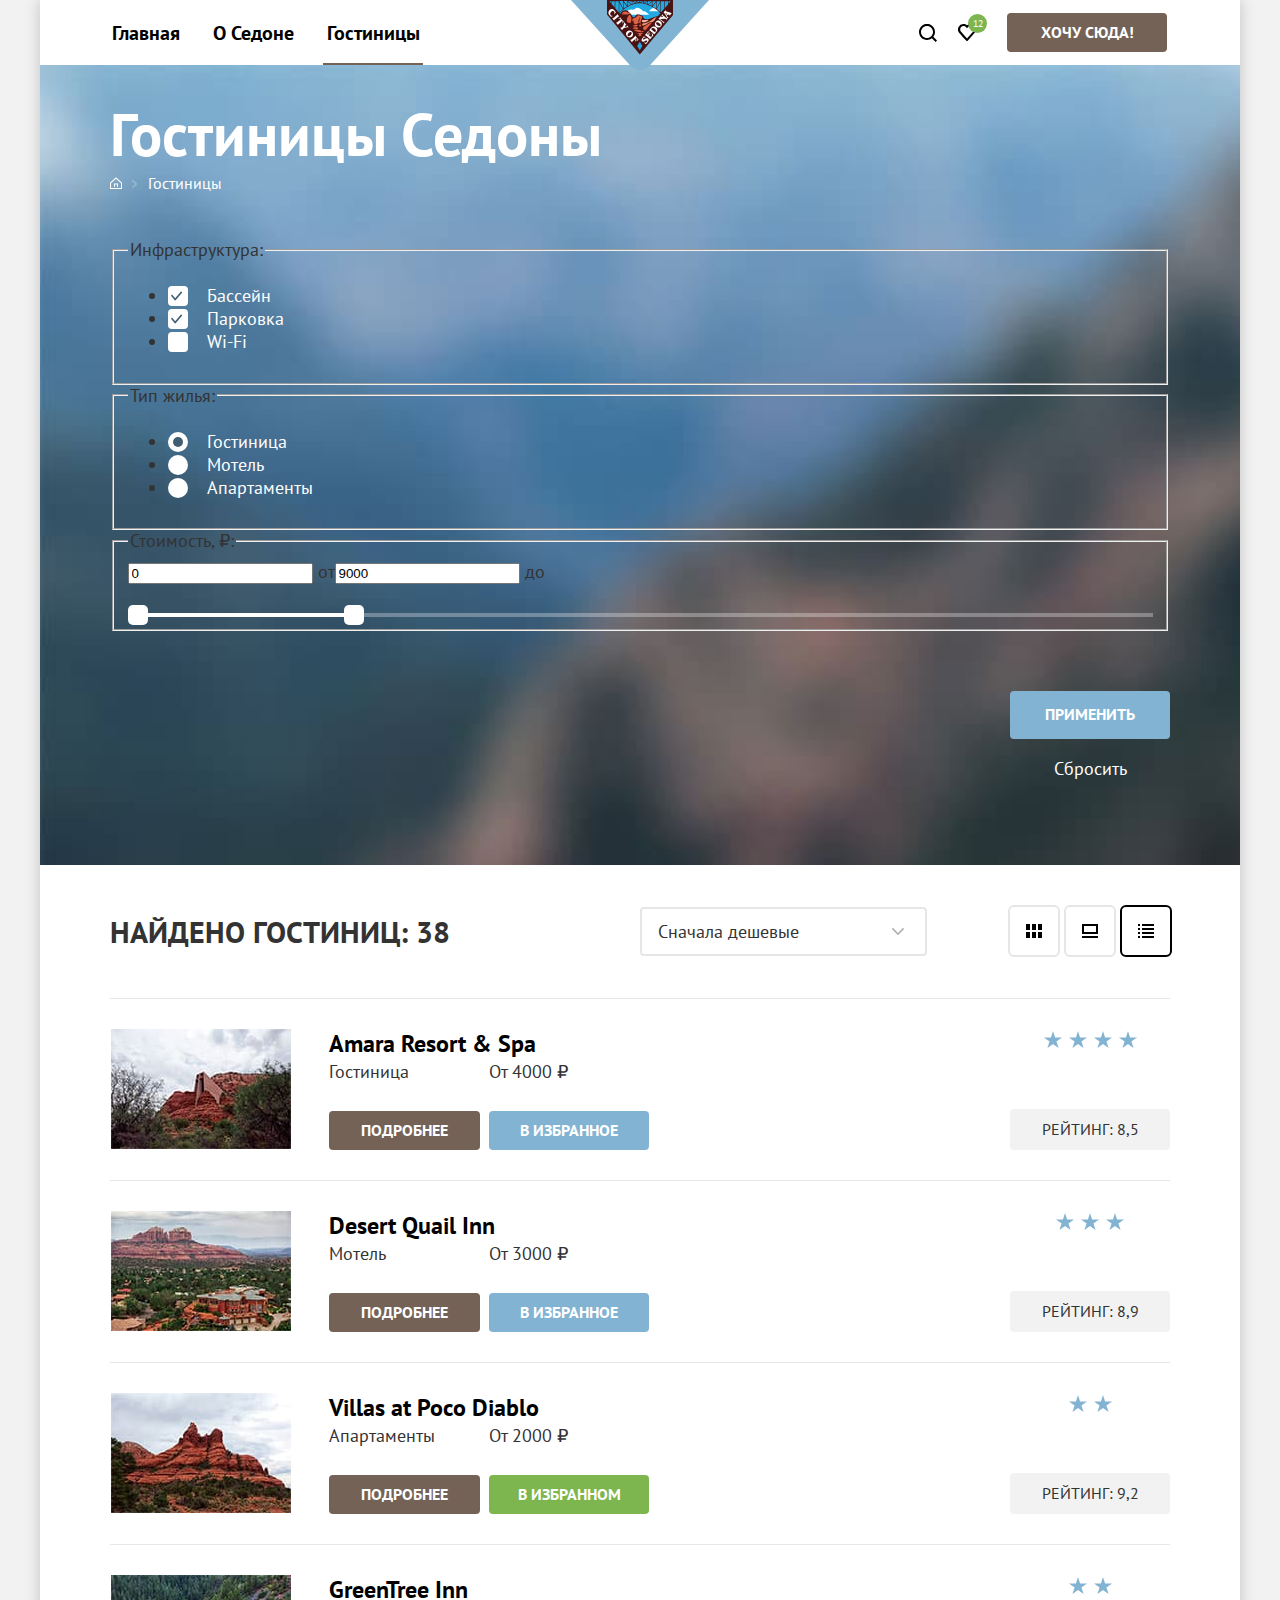
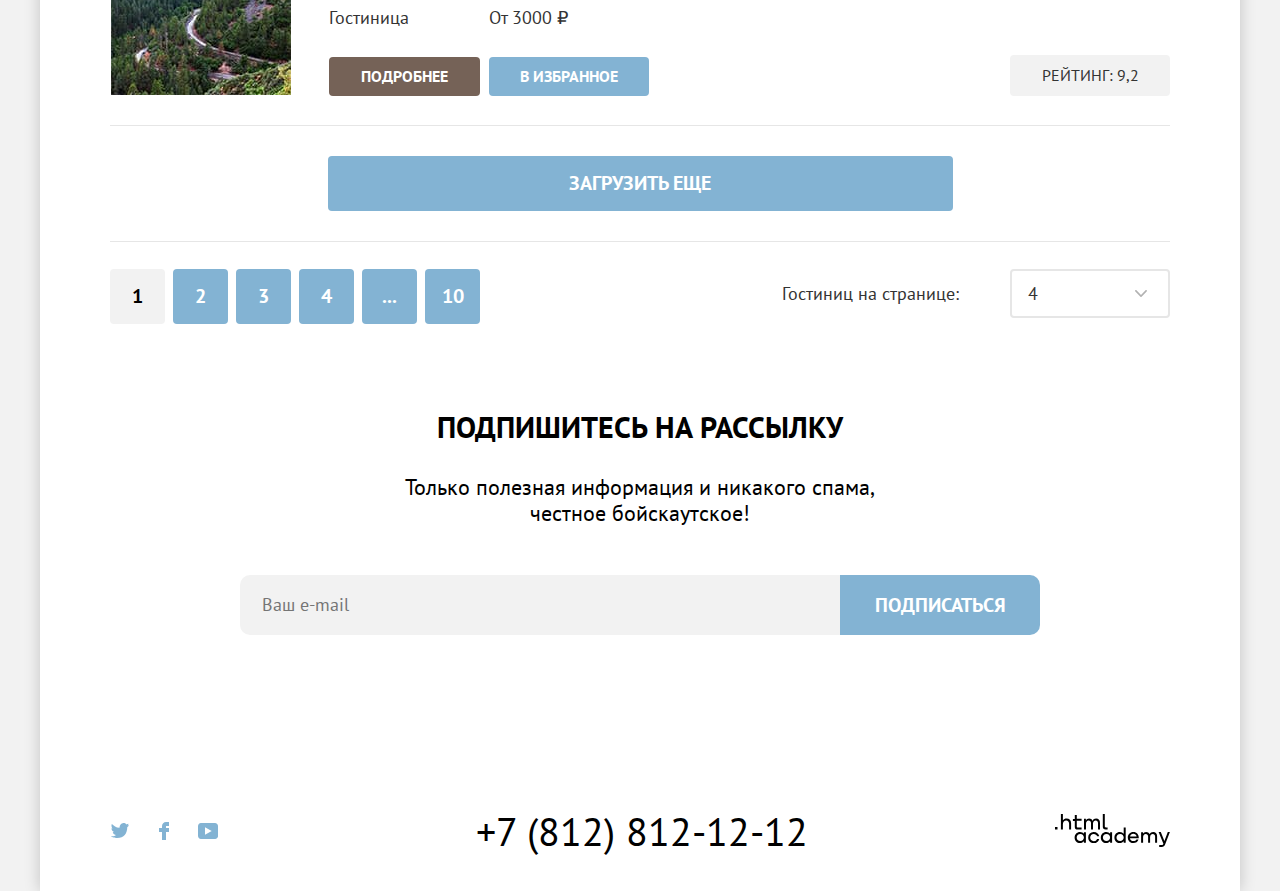
<file: catalogue.html>
<!DOCTYPE html>
<html lang="ru">
  <head>
    <meta charset="utf-8">
    <title>HTML Academy: Седона</title>
    <link rel="icon" type="image/png" sizes="32x32" href="./favicon.png">
    <link rel="stylesheet" href="css/styles.css">
  </head>
  <body>
    <div class="page-shadow">
      <header class="page-header">
        <nav class="navigation">
          <ul class="navigation-list">
            <li class="navigation-item">
              <a class="navigation-link" href="index.html">Главная</a>
            </li>
            <li class="navigation-item">
              <a class="navigation-link" href="#">О Седоне</a>
            </li>
            <li class="navigation-item navigation-link-current">
              <a class="navigation-link">Гостиницы</a>
            </li>
          </ul>
          <a class="logo-link" href="index.html">
            <img class="logo" src="img/logo-sedona.svg" alt="Логотип сайта" width="138" height="70">
          </a>
          <ul class="navigation-list navigation-user">
            <li class="navigation-item">
              <a class="navigation-link navigation-link-icon" href="#">
                <svg class="navigation-icon" aria-hidden="true" focusable="false" width="18" height="18" viewBox="0 0 18 18" fill="none" xmlns="http://www.w3.org/2000/svg">
                  <path d="m18 16.5-3.7-3.7c1-1.3 1.7-3 1.7-4.9 0-4.4-3.6-8-8-8S0 3.6 0 8c0 4.4 3.6 8 8 8 1.8 0 3.5-.6 4.9-1.7l3.7 3.7 1.4-1.5ZM8 14c-3.3 0-6-2.7-6-6s2.7-6 6-6 6 2.7 6 6-2.7 6-6 6Z"/>
                </svg>
              <span class="visually-hidden">Поиск</span>
              </a>
            </li>
            <li class="navigation-item">
              <a class="navigation-link navigation-link-icon" href="#">
                <svg class="navigation-icon" aria-hidden="true" focusable="false" width="18" height="17" viewBox="0 0 18 17" fill="none" xmlns="http://www.w3.org/2000/svg">
                  <path d="M8.9 17a.9.9 0 0 1-.8-.4c-5.4-6.1-6.7-7.5-7-7.9A5.4 5.4 0 0 1 5.5 0C6.8 0 8 .5 9 1.3a5.46 5.46 0 0 1 9 4.1c0 1.3-.5 2.5-1.3 3.4l-7 7.9c-.2.2-.4.3-.8.3Zm-6-9.5c.3.4 3.5 4 6.1 6.9l6.2-7c.5-.5.7-1.2.7-2 0-1.8-1.5-3.3-3.3-3.3-1 0-2 .5-2.7 1.3-.3.3-.6.4-.9.4-.3 0-.6-.2-.8-.4-.7-.8-1.7-1.3-2.7-1.3-1.8 0-3.3 1.5-3.3 3.3-.1.9.3 1.6.7 2.1-.1 0-.1 0 0 0Z"/>
                </svg>
              <span class="visually-hidden">Избранное</span>
              <span class="favourites-count">12</span>
              </a>
              <div class="popover popover-favourites">
                <button class="button popover-close-button" type="button">
                  <span class="visually-hidden">Закрыть</span>
                </button>
                <div class="popover-content">
                  <div class="popover-content-favourites">
                    <h2 class="visually-hidden">Избранное</h2>
                    <ul class="favourites-items-list">
                      <li class="favourites-items-item">
                        <a class="favourites-hotel-card-link" href="#">
                          <img class="favourites-hotel-card-img" src="img/hotel-desert.jpg" alt="" width="180" height="120">
                          <span class="favourites-hotel-card-name">Desert Quail Inn</span>
                          <span class="favourites-hotel-card-type">Мотель</span>
                        </a>
                        <button class="favourites-button-delete" type="button">
                          <span class="visually-hidden">Удалить</span>
                          <svg class="delete-icon" aria-hidden="true" focusable="false" width="16" height="16" viewBox="0 0 16 16" fill="none" xmlns="http://www.w3.org/2000/svg">
                            <path d="M15.3 2.3H.6c-.3 0-.6.2-.6.5s.3.6.6.6h1.7v12c0 .3.3.6.6.6h10.2c.3 0 .6-.3.6-.6v-12h1.7c.3 0 .6-.3.6-.6s-.4-.5-.7-.5Zm-2.8 12.5H3.4V3.4h9.1v11.4ZM6.2 1.2h3.4c.3 0 .6-.3.6-.6S10 0 9.7 0H6.2c-.3 0-.5.3-.5.6s.2.6.5.6Z" fill="#000"/><path d="M6.2 12c.3 0 .6-.3.6-.6V5.7c0-.3-.3-.6-.6-.6s-.6.3-.6.6v5.7c.1.3.3.6.6.6ZM9.7 12c.3 0 .6-.3.6-.6V5.7c0-.3-.3-.6-.6-.6s-.6.4-.6.6v5.7c0 .3.2.6.6.6Z"/>
                          </svg>
                        </button>
                      </li>
                      <li class="favourites-items-item">
                        <a class="favourites-hotel-card-link" href="#">
                          <img class="favourites-hotel-card-img" src="img/hotel-villas.jpg" alt="" width="180" height="120">
                          <span class="favourites-hotel-card-name">Villas at Poco Diablo</span>
                          <span class="favourites-hotel-card-type">Апартаменты</span>
                        </a>
                        <button class="favourites-button-delete" type="button">
                          <span class="visually-hidden">Удалить</span>
                          <svg class="delete-icon" aria-hidden="true" focusable="false" width="16" height="16" viewBox="0 0 16 16" fill="none" xmlns="http://www.w3.org/2000/svg">
                            <path d="M15.3 2.3H.6c-.3 0-.6.2-.6.5s.3.6.6.6h1.7v12c0 .3.3.6.6.6h10.2c.3 0 .6-.3.6-.6v-12h1.7c.3 0 .6-.3.6-.6s-.4-.5-.7-.5Zm-2.8 12.5H3.4V3.4h9.1v11.4ZM6.2 1.2h3.4c.3 0 .6-.3.6-.6S10 0 9.7 0H6.2c-.3 0-.5.3-.5.6s.2.6.5.6Z" fill="#000"/><path d="M6.2 12c.3 0 .6-.3.6-.6V5.7c0-.3-.3-.6-.6-.6s-.6.3-.6.6v5.7c.1.3.3.6.6.6ZM9.7 12c.3 0 .6-.3.6-.6V5.7c0-.3-.3-.6-.6-.6s-.6.4-.6.6v5.7c0 .3.2.6.6.6Z"/>
                          </svg>
                        </button>
                      </li>
                    </ul>
                  </div>
                  <button class="button button-popover-favourites" type="button"> Все избранные</button>
                </div>
              </div>
            </li>
            <li class="navigation-item">
              <a class="button button-book" href="#">ХОЧУ СЮДА!</a>
            </li>
          </ul>
        </nav>
      </header>
      <main class="main-container main-inner">
        <div class="page-container">
          <div class="inner-background">
            <header class="inner-header">
              <h1 class="inner-page-title">Гостиницы Седоны</h1>
              <ul class="breadcrumbs">
                <li class="breadcrumbs-item">
                  <a class="breadcrumbs-link" href="index.html">
                    <svg class="home-icon" aria-hidden="true" focusable="false" width="12" height="12" viewBox="0 0 12 12" fill="none" xmlns="http://www.w3.org/2000/svg">
                      <path d="M6 .3 0 5.8V12h12V5.8L6 .3ZM11 11H1V6.2l5-4.5 5 4.5V11Z"/>
                      <path d="M4 10h1V7.5h2V10h1V6.5H4V10Z"/>
                    </svg>
                    <span class="visually-hidden">Главная</span>
                  </a>
                </li>
                <li class="breadcrumbs-item">
                  <a class="breadcrumbs-link">Гостиницы</a>
                </li>
              </ul>
            </header>
            <section class="filter">
              <h2 class="visually-hidden">Фильтры для гостиниц</h2>
              <form class="catalogue-filter" action="https://echo.htmlacademy.ru/" method="get">
                <fieldset class="catalogue-filter-block">
                  <legend class="catalogue-filter-title">Инфраструктура:</legend>
                  <ul class="catalogue-filter-list">
                    <li class="catalogue-filter-item">
                      <label class="control">
                        <input class="visually-hidden control-input" type="checkbox" name="swimming-pool" checked>
                        <span class="control-mark"></span>
                        <span class="control-label">Бассейн</span>
                      </label>
                      <li class="catalogue-filter-item">
                        <label class="control">
                          <input class="visually-hidden control-input" type="checkbox" name="parking-lot" checked>
                          <span class="control-mark"></span>
                          <span class="control-label">Парковка</span>
                        </label>
                    </li>
                    <li class="catalogue-filter-item">
                      <label class="control">
                        <input class="visually-hidden control-input" type="checkbox" name="wifi">
                        <span class="control-mark"></span>
                        <span class="control-label">Wi-Fi</span>
                      </label>
                  </li>
                  </ul>
                </fieldset>
                <fieldset class="catalogue-filter-block">
                  <legend class="catalogue-filter-title">Тип жилья:</legend>
                  <ul class="catalogue-filter-list">
                    <li class="catalogue-filter-item">
                      <label class="control">
                        <input class="visually-hidden control-input" type="radio" name="hotel-type" value="hotel" checked>
                        <span class="control-mark"></span>
                        <span class="control-label">Гостиница</span>
                      </label>
                      <li class="catalogue-filter-item">
                        <label class="control">
                          <input class="visually-hidden control-input" type="radio" name="hotel-type" value="motel">
                          <span class="control-mark"></span>
                          <span class="control-label">Мотель</span>
                        </label>
                    </li>
                    <li class="catalogue-filter-item">
                      <label class="control">
                        <input class="visually-hidden control-input" type="radio" name="hotel-type" value="apartments">
                        <span class="control-mark"></span>
                        <span class="control-label">Апартаменты</span>
                      </label>
                    </li>
                  </ul>
                </fieldset>


                <fieldset class="catalogue-filter-block">
                  <legend class="catalogue-filter-title">Стоимость, ₽:</legend>
                  <div class="range">
                      <div class="range-wrapper-inputs">
                      <label class="catalogue-filter-label">
                        <input class="catalogue-filter-input" type="number" name="min-price" value="0"> от
                      </label>
                      <label class="catalogue-filter-label">
                        <input class="catalogue-filter-input" type="number" name="max-price" value="9000"> до
                      </label>
                    </div>

                    <div class="range-scale">
                      <div class="range-bar" style="left: 0px; width: 216px">
                        <button class="range-toggle toggle-min" type="button">
                          <span class="visually-hidden">Изменить минимальную цену.</span>
                        </button>
                        <button class="range-toggle toggle-max" type="button">
                          <span class="visually-hidden">Изменить максимальную цену.</span>
                        </button>
                      </div>
                    </div>
                  </div>
                </fieldset>


                <div class="filter-buttons">
                  <button class="button button-show" type="submit">Применить</button>
                  <button class="button button-reset" type="reset">Сбросить</button>
                </div>
              </form>
            </section>
          </div>
          <section class="sorting">
            <h2 class="visually-hidden">Сортировка результатов</h2>
            <p class="sorting-text">Найдено гостиниц: 38</p>
            <form class="sorting-type">
              <label class="visually-hidden" for="sorting">Сортировка</label>
              <select class="select-control select-control-sort" id="sorting" name="sorting">
                <option value="cheap">Сначала дешевые</option>
              </select>
              <button class="visually-hidden" type="submit">Отсортировать</button>
            </form>
            <div class="view-parameters">
              <a class="button-view button-view-table" href="#">
                <span class="visually-hidden">Показать таблицей</span>
              </a>
              <a class="button-view button-view-full" href="#">
                <span class="visually-hidden">Показать подробно</span>
              </a>
              <a class="button-view button-view-list button-view-current" href="#">
                <span class="visually-hidden">Показать списком</span>
              </a>
          </div>
          </section>

          <section class="results">
            <h2 class="visually-hidden">Результаты поиска</h2>
            <ul class="results-list">
              <li class="hotel-card">
                <div class="hotel-card-info">
                  <a class="hotel-card-img-link" href="#">
                    <img class="hotel-card-img" src="img/hotel-amara.jpg" alt="" width="180" height="120">
                  </a>
                  <div class="hotel-card-info-details">
                    <h3 class="hotel-card-name">
                      <a class="hotel-card-name-link" href="#">Amara Resort & Spa</a>
                    </h3>
                    <span class="hotel-card-type">Гостиница</span>
                    <span class="hotel-card-price">От 4000 ₽</span>
                    <a class="button button-card" href="#">Подробнее</a>
                    <a class="button button-card button-favourites" href="#">В избранное</a>
                  </div>
                </div>
                <div class="hotel-card-rating">
                  <ul class="rating-stars">
                    <li>
                      <img class="hotel-star-img" src="[data-uri]" alt="Звезда рейтинга" width="18" height="17">
                    </li>
                    <li>
                      <img class="hotel-star-img" src="[data-uri]" alt="Звезда рейтинга" width="18" height="17">
                    </li>
                    <li>
                      <img class="hotel-star-img" src="[data-uri]" alt="Звезда рейтинга" width="18" height="17">
                    </li>
                    <li>
                      <img class="hotel-star-img" src="[data-uri]" alt="Звезда рейтинга" width="18" height="17">
                    </li>
                  </ul>
                <p class="hotel-rating">Рейтинг: 8,5</p>
                </div>
              </li>

              <li class="hotel-card">
                <div class="hotel-card-info">
                  <a class="hotel-card-img-link" href="#">
                    <img class="hotel-card-img" src="img/hotel-desert.jpg" alt="" width="180" height="120">
                  </a>
                  <div class="hotel-card-info-details">
                    <h3 class="hotel-card-name">
                      <a class="hotel-card-name-link" href="#">Desert Quail Inn</a>
                    </h3>
                    <span class="hotel-card-type">Мотель</span>
                    <span class="hotel-card-price">От 3000 ₽</span>
                    <a class="button button-card" href="#">Подробнее</a>
                    <a class="button button-card button-favourites" href="#">В избранное</a>
                  </div>
                </div>
                <div class="hotel-card-rating">
                  <ul class="rating-stars">
                    <li>
                      <img class="hotel-star-img" src="[data-uri]" alt="Звезда рейтинга" width="18" height="17">
                    </li>
                    <li>
                      <img class="hotel-star-img" src="[data-uri]" alt="Звезда рейтинга" width="18" height="17">
                    </li>
                    <li>
                      <img class="hotel-star-img" src="[data-uri]" alt="Звезда рейтинга" width="18" height="17">
                    </li>
                  </ul>
                <p class="hotel-rating">Рейтинг: 8,9</p>
                </div>
              </li>

              <li class="hotel-card">
                <div class="hotel-card-info">
                  <a class="hotel-card-img-link" href="#">
                    <img class="hotel-card-img" src="img/hotel-villas.jpg" alt="" width="180" height="120">
                  </a>
                  <div class="hotel-card-info-details">
                    <h3 class="hotel-card-name">
                      <a class="hotel-card-name-link" href="#">Villas at Poco Diablo</a>
                    </h3>
                    <span class="hotel-card-type">Апартаменты</span>
                    <span class="hotel-card-price">От 2000 ₽</span>
                    <a class="button button-card" href="#">Подробнее</a>
                    <a class="button button-card button-favourites-active" href="#">В избранном</a>
                  </div>
                </div>
                <div class="hotel-card-rating">
                  <ul class="rating-stars">
                    <li>
                      <img class="hotel-star-img" src="[data-uri]" alt="Звезда рейтинга" width="18" height="17">
                    </li>
                    <li>
                      <img class="hotel-star-img" src="[data-uri]" alt="Звезда рейтинга" width="18" height="17">
                    </li>
                  </ul>
                <p class="hotel-rating">Рейтинг: 9,2</p>
                </div>
              </li>

              <li class="hotel-card">
                <div class="hotel-card-info">
                  <a class="hotel-card-img-link" href="#">
                    <img class="hotel-card-img" src="img/hotel-greentree.jpg" alt="" width="180" height="120">
                  </a>
                  <div class="hotel-card-info-details">
                    <h3 class="hotel-card-name">
                      <a class="hotel-card-name-link" href="#">GreenTree Inn</a>
                    </h3>
                    <span class="hotel-card-type">Гостиница</span>
                    <span class="hotel-card-price">От 3000 ₽</span>
                    <a class="button button-card" href="#">Подробнее</a>
                    <a class="button button-card button-favourites" href="#">В избранное</a>
                  </div>
                </div>
                <div class="hotel-card-rating">
                  <ul class="rating-stars">
                    <li>
                      <img class="hotel-star-img" src="[data-uri]" alt="Звезда рейтинга" width="18" height="17">
                    </li>
                    <li>
                      <img class="hotel-star-img" src="[data-uri]" alt="Звезда рейтинга" width="18" height="17">
                    </li>
                  </ul>
                <p class="hotel-rating">Рейтинг: 9,2</p>
                </div>
              </li>
            </ul>

            <button class="button button-more" type="button">Загрузить еще</button>
            <div class="container">
              <ul class="pagination">
                <li class="pagination-item">
                  <a class="pagination-link pagination-current" href="#">1</a>
                </li>
                <li class="pagination-item">
                  <a class="pagination-link" href="#">2</a>
                </li>
                <li class="pagination-item">
                  <a class="pagination-link" href="#">3</a>
                </li>
                <li class="pagination-item">
                  <a class="pagination-link" href="#">4</a>
                </li>
                <li class="pagination-item">
                  <a class="pagination-link" href="#">...</a>
                </li>
                <li class="pagination-item">
                    <a class="pagination-link" href="#">10</a>
                </li>
              </ul>

              <form class="hotel-number-view">
                <label class="hotel-number-view-label" for="hotel-number-view">Гостиниц на странице:</label>
                <select class="select-control" id="hotel-number-view" name="hotel-number-view">
                  <option value="four">4</option>
                </select>
                <button class="visually-hidden" type="submit">Отобразить</button>
              </form>
          </div>
          </section>
        </div>
      </main>
      <footer class="page-footer">
        <section class="mailing mailing-inner">
          <h2 class="mailing-title mailing-title-inner">Подпишитесь на рассылку</h2>
          <p class="mailing-description mailing-description-inner">Только полезная информация и никакого спама, честное бойскаутское!</p>
          <form class="mailing-form" action="https://echo.htmlacademy.ru/" method="post">
            <input class="field" type="text" id="email" name="email" placeholder="Ваш e-mail">
            <button class="button button-mailing" type="submit">Подписаться</button>
          </form>
        </section>
        <div class="page-footer-container">
          <section class="social">
            <h2 class="visually-hidden">Соцсети</h2>
            <ul class="social-list">
              <li class="social-item">
                <a class="button-social" href="https://twitter.com/htmlacademy_ru">
                  <svg class="social-icon" aria-hidden="true" focusable="false" width="18" height="15" viewBox="0 0 18 15" fill="none" xmlns="http://www.w3.org/2000/svg">
                    <g clip-path="url(#a)">
                      <path d="M11.6.2c1.8-.5 3.2.3 3.8 1.2.7-.2 1.4-.5 2.1-.7 0 .9-.6 1.5-.9 1.8.7.1 1.4-.6 1.4-.6-.2 1-1.1 1.8-1.7 2C16.1 10.7 13 15.1 5.7 15h-.5c-.4 0-4.4-.5-5.2-1.9 2.4.2 4.1-.4 5-1.2-1-.3-2.9-.4-3.2-2.9.4.1.6.2 1.3.1C1.8 8.3.4 7.5.5 5.3c.3.3 1.1.5 1.4.5C1.1 5.6-.2 2.5.9.9c1.9 1.9 4 3.6 7.6 3.8C8.7 2.3 9.7.8 11.6.2Z"/>
                    </g>
                    <defs>
                      <clipPath id="a">
                        <path fill="#fff" d="M0 0h18v15H0z"/>
                      </clipPath>
                    </defs>
                  </svg>
                  <span class="visually-hidden social-twitter">Twitter</span>
                </a>
              </li>
              <li class="social-item">
                <a class="button-social" href="https://www.facebook.com/htmlacademy">
                  <svg class="social-icon" aria-hidden="true" focusable="false" width="10" height="18" viewBox="0 0 10 18" fill="none" xmlns="http://www.w3.org/2000/svg">
                    <path d="M7 0C4.8 0 3 1.8 3 4v2H0v4h3v8h4v-8h3V6H7V4h3V0H7Z"/>
                  </svg>
                  <span class="visually-hidden social-facebook">Facebook</span>
                </a>
              </li>
              <li class="social-item">
                <a class="button-social" href="https://www.youtube.com/c/HTMLAcademyRUS">
                  <svg class="social-icon" aria-hidden="true" focusable="false" width="20" height="16" viewBox="0 0 20 16" fill="none" xmlns="http://www.w3.org/2000/svg">
                    <path d="M17 0H2.9C1.2 0 0 1.5 0 3.2v9.5C0 14.5 1.2 16 2.9 16h14.3c1.5 0 2.9-1.5 2.9-3.2V3.2C19.9 1.5 18.7 0 17 0ZM7 11.8V4.2L13.7 8 7 11.8Z"/>
                  </svg>
                  <span class="visually-hidden social-youtube">Youtube</span>
                </a>
              </li>
            </ul>
          </section>
          <section class="contacts">
            <h2 class="visually-hidden">Контактный телефон</h2>
            <a class="footer-phone" href="tel:+78128121212">+7 (812) 812-12-12</a>
          </section>
          <section class="partner">
            <h2 class="visually-hidden">Партнер</h2>
            <a class="htmlacademy-link" href="https://htmlacademy.ru/">
              <svg class="htmlacademy-logo" aria-hidden="true" focusable="false" width="115" height="34" viewBox="0 0 115 34" fill="none" xmlns="http://www.w3.org/2000/svg">
                <path d="M0 12.9v2.6h2.5v-2.6H0ZM11.6 4.5c-1.6 0-2.8.7-3.6 1.7h-.1V0h-2v15.5h2v-5.3c0-2.1 1.3-3.6 3.3-3.6 1.8 0 2.9 1.4 2.9 3.2v5.7h2V9.4c.1-3-1.8-4.9-4.5-4.9ZM26.6 4.8h-4.8V1.1h-2v3.8h-1.9v2h1.9v6c0 1.7 1 2.7 2.7 2.7h4.1v-2h-3.7c-.7 0-1.1-.4-1.1-1.1V6.8h4.8v-2ZM41.1 4.6c-1.6 0-2.9.8-3.5 2.1h-.1c-.6-1.2-1.8-2.1-3.4-2.1-1.4 0-2.5.8-3.1 1.8h-.1V4.8H29v10.6h2V10c0-2 1-3.5 2.6-3.5 1.5 0 2.4 1 2.4 2.6v6.3h2V9.8c0-2.4 1.4-3.3 2.6-3.3 1.5 0 2.4 1 2.4 2.6v6.3h2V8.9c.1-2.5-1.4-4.3-3.9-4.3ZM47.8 12.7c0 1.7 1 2.7 2.8 2.7h2v-2h-1.7c-.7 0-1.1-.4-1.1-1.1V0h-2v12.7ZM28.9 19.7c-.9-1.1-2.2-1.8-3.9-1.8-3.1 0-5.4 2.3-5.4 5.6s2.3 5.6 5.4 5.6c1.8 0 3-.8 3.8-1.9h.1v1.6h2V18.2h-2v1.5Zm-3.6 7.4c-2.2 0-3.6-1.6-3.6-3.6s1.4-3.6 3.6-3.6 3.6 1.6 3.6 3.6c0 1.9-1.4 3.6-3.6 3.6ZM44.2 22c-.5-2.4-2.6-4.1-5.4-4.1a5.4 5.4 0 0 0-5.6 5.6c0 3.1 2.2 5.6 5.6 5.6 2.8 0 4.9-1.8 5.4-4.2h-2.1a3.4 3.4 0 0 1-3.3 2.3c-2.2 0-3.6-1.6-3.6-3.6s1.4-3.6 3.6-3.6c1.6 0 2.8 1 3.3 2.2h2.1V22ZM55.1 19.7c-.9-1.1-2.2-1.8-3.9-1.8-3.1 0-5.4 2.3-5.4 5.6s2.3 5.6 5.4 5.6c1.8 0 3-.8 3.8-1.9h.1v1.6h2V18.2h-2v1.5Zm-3.6 7.4c-2.2 0-3.6-1.6-3.6-3.6s1.4-3.6 3.6-3.6 3.6 1.6 3.6 3.6c0 1.9-1.5 3.6-3.6 3.6ZM68.7 19.8c-.9-1.1-2.2-1.9-3.9-1.9-3.1 0-5.4 2.3-5.4 5.6s2.2 5.6 5.4 5.6c1.7 0 3-.8 3.8-1.8h.1v1.5h2V13.4h-2v6.4Zm-3.6 7.3c-2.2 0-3.6-1.6-3.6-3.6s1.4-3.6 3.6-3.6 3.6 1.6 3.6 3.6c-.1 2-1.5 3.6-3.6 3.6ZM78.3 17.9c-3.3 0-5.5 2.5-5.5 5.6 0 3 2.1 5.6 5.5 5.6 2.5 0 4.5-1.3 5.2-3.6h-2.1c-.5 1-1.6 1.6-3 1.6-1.9 0-3.3-1.3-3.4-2.9h8.8c.2-3.6-2-6.3-5.5-6.3Zm0 1.9c1.7 0 3 1 3.3 2.6h-6.5c.3-1.5 1.5-2.6 3.2-2.6ZM98.2 17.9c-1.6 0-2.9.8-3.6 2h-.1c-.6-1.2-1.8-2-3.4-2-1.4 0-2.5.7-3.1 1.8v-1.5h-1.9v10.6h2v-5.4c0-2 1-3.4 2.6-3.5 1.5 0 2.4 1 2.4 2.6v6.3h2v-5.6c0-2.4 1.4-3.3 2.6-3.3 1.5 0 2.4 1 2.4 2.6v6.3h2v-6.5c.1-2.6-1.4-4.4-3.9-4.4ZM109.4 27l-3.6-8.9h-2.2l4.8 11.6c-.3.9-.7 1.2-1.7 1.2h-2.5v2h2.5c1.8 0 2.8-.8 3.5-2.6l4.7-12.2h-2.1l-3.4 8.9Z"/>
              </svg>
            </a>
          </section>
        </div>
      </footer>
      <div class="modal-container modal-container-close">
        <div class="modal modal-booking">
          <button class="modal-close-button" type="button">
            <span class="visually-hidden">Закрыть</span>
            <svg class="modal-close-icon" aria-hidden="true" focusable="false" width="13" height="13" viewBox="0 0 13 13" fill="none" xmlns="http://www.w3.org/2000/svg">
              <path d="M13 1.2 11.8 0 6.5 5.3 1.2 0 0 1.2l5.3 5.3L0 11.8 1.2 13l5.3-5.3 5.3 5.3 1.2-1.2-5.3-5.3L13 1.2Z"/>
            </svg>
          </button>
          <section class="modal-content">
            <h2 class="modal-title">Поиск гостиницы в Седоне</h2>
            <form class="booking-form" action="https://echo.htmlacademy.ru/" method="post">
              <div class="field-group date-error">
                <label class="booking-label" for="booking-date-in">Дата заезда:</label>
                <input class="booking-form-field field" type="text" id="booking-date-in" name="booking-date-in" placeholder="Укажите дату" value="27 апреля 2020">
              </div>
              <div class="field-group  date-confirm">
                <label class="booking-label" for="booking-date-out">Дата выезда:</label>
                <input class="booking-form-field field" type="text" id="booking-date-out" name="booking-date-out" placeholder="Укажите дату" value="1 сентября 2021">
              </div>
              <div class="field-group">
                <label class="booking-label" for="booking-people-adults">Взрослые:</label>
                <button class="button-low" type="button">
                  <span class="visually-hidden">Убавить</span>
                  <svg class="button-low-icon" aria-hidden="true" focusable="false" width="13" height="1" viewBox="0 0 13 1" fill="none" xmlns="http://www.w3.org/2000/svg">
                    <path d="M0 0v1h13V0H0Z"/>
                  </svg>
                </button>
                <input class="booking-form-field field" type="number" id="booking-people-adults" name="booking-people-adults" value="2">
                <button class="button-add" type="button">
                  <span class="visually-hidden">Добавить</span>
                  <svg class="button-add-icon" aria-hidden="true" focusable="false" width="13" height="13" viewBox="0 0 13 13" fill="none" xmlns="http://www.w3.org/2000/svg">
                    <path d="M13 6H7V0H6v6H0v1h6v6h1V7h6V6Z"/>
                  </svg>
                </button>
              </div>
              <div class="field-group">
                <label class="booking-label" for="booking-people-children">Дети:</label>
                <div class="button-info">
                  <span class="visually-hidden">Информация</span>
                  i
                  <div class="popover popover-info">
                    <div class="popover-content-info">
                      <p class="info-text">
                        Укажите количество детей, которые будут с вами, возраст которых от 6 до 18 лет. Дети до 6 лет размещаются бесплатно.
                      </p>
                    </div>
                  </div>
                </div>
                <button class="button-low" type="button">
                  <span class="visually-hidden">Убавить</span>
                  <svg class="button-low-icon" aria-hidden="true" focusable="false" width="13" height="1" viewBox="0 0 13 1" fill="none" xmlns="http://www.w3.org/2000/svg">
                    <path d="M0 0v1h13V0H0Z"/>
                  </svg>
                </button>
                <input class="booking-form-field field" type="number" id="booking-people-children" name="booking-people-children" value="1">
                <button class="button-add" type="button">
                  <span class="visually-hidden">Добавить</span>
                  <svg class="button-add-icon" aria-hidden="true" focusable="false" width="13" height="13" viewBox="0 0 13 13" fill="none" xmlns="http://www.w3.org/2000/svg">
                    <path d="M13 6H7V0H6v6H0v1h6v6h1V7h6V6Z"/>
                  </svg>
                </button>
              </div>
              <button class="button button-booking" type="submit">Найти</button>
            </form>
          </section>
        </div>
      </div>
    </div>
    </body>
</html>
</file>
<file: css/styles.css>
@font-face {
  font-family: "PT Sans";
  font-style: normal;
  font-weight: 400;
  src: url("../fonts/ptsans-400.woff2") format("woff2");
  font-display: swap;
}

@font-face {
  font-family: "PT Sans";
  font-style: normal;
  font-weight: 700;
  src: url("../fonts/ptsans-700.woff2") format("woff2");
  font-display: swap;
}

html {
  height: 100%;
}

body {
  min-width: 1200px;
  margin: 0;
  display: flex;
  flex-direction: column;
  min-height: 100%;
  font-family: "PT Sans", sans-serif;
  font-size: 18px;
  line-height: 21px;
  color: #333333;
  background: #f2f2f2;
}

img {
  max-width: 100%;
  object-fit: contain;
}

.visually-hidden {
  position: absolute;
  width: 1px;
  height: 1px;
  margin: -1px;
  padding: 0;
  border: 0;
  clip: rect(0 0 0 0);
  overflow: hidden;
}

.page-shadow {
  width: 1200px;
  margin: 0 auto;
  box-shadow: 0 0 15px rgba(0, 0, 0, 0.2);
}

.button {
  display: block;
  font: inherit;
  font-weight: 700;
  text-decoration: none;
  font-size: 16px;
  line-height: 21px;
  color: #ffffff;
  background-color: #756257;
  text-transform: uppercase;
  text-align: center;
  border: none;
  cursor: pointer;
  padding: 9px 24px;
  box-sizing: border-box;
  border-radius: 4px;
}

.button:hover {
  background-color: #615048;
}

.button:focus {
  background-color: #615048;
  outline: 3px solid #83b3d3;
}

.button:active {
  background-color: #615048;
  color: rgba(255, 255, 255, 0.3);
  outline: none;
}

.button-book {
  min-width: 160px;
}

.button-catalog {
  display: inline-block;
  font-size: 20px;
  line-height: 36px;
  min-width: 575px;
  min-height: 60px;
  padding: 12px 0;
  border-radius: 10px;
}

.button-mailing {
  font-size: 20px;
  line-height: 26px;
  background-color: #83b3d3;
  border-radius: 0 10px 10px 0;
  padding: 17px 32px;
  min-width: 200px;
}

.button-mailing:hover {
  background-color: #68a2ca;
}

.button-mailing:focus {
  background-color: #68a2ca;
  outline: 3px solid#756257;
}

.button-mailing:active {
  background-color: #68a2ca;
  color: rgba(255, 255, 255, 0.3);
  outline: none;
}

.button-social {
  display: flex;
  justify-content: center;
  align-items: center;
  padding: 5px 5px;
  box-sizing: border-box;
  min-width: 40px;
  min-height: 40px;
  margin-right: 4px;
}

.button-social:focus {
  border-radius: 10px;
  outline: 3px solid #83b3d3;
}

.button-social:active {
  opacity: 0.3;
  outline: none;
}

.button-social .social-icon {
  fill: #83b3d3;
}

.button-social:hover .social-icon {
  fill: #68a2ca;
}

.button-social:focus .social-icon {
  fill: #68a2ca;
}

.button-social:active .social-icon {
  fill: #68a2ca;
}

.button-show {
  background-color: #83b3d3;
  margin-top: 60px;
  min-height: 48px;
  min-width: 160px;
  margin-bottom: 9px;
}

.button-show:hover {
  background: #68a2ca;
}

.button-show:focus {
  background: #68a2ca;
  outline: 3px solid #ffffff;
}

.button-show:active {
  background: #68a2ca;
  outline: none;
  color: rgba(255, 255, 255, 0.3);
}

.button-more {
  font-size: 20px;
  line-height: 26px;
  background-color: #83b3d3;
  margin-bottom: 30px;
  display: inline-block;
  min-width: 625px;
  min-height: 55px;
  align-self: center;
}

.button-more:hover {
  background: #68a2ca;
}

.button-more:focus {
  background: #68a2ca;
  outline: 3px solid #756257;
}

.button-more:active {
  background: #68a2ca;
  outline: none;
  color: rgba(255, 255, 255, 0.3);
}

.button-reset {
  font-size: 18px;
  line-height: 23px;
  font-weight: 400;
  background: none;
  text-transform: none;
}

.button-reset:hover {
  background: none;
  color: rgba(255, 255, 255, 0.6);
}

.button-reset:focus {
  background: none;
  outline: 3px solid #83b3d3;
}

.button-reset:active {
  background: none;
  outline: none;
  color: rgba(255, 255, 255, 0.3);
}

.button-card {
  margin-top: 5px;
  min-width: 151px;
}

.button-favourites {
  background-color: #83b3d3;
}

.button-favourites:hover {
  background: #68a2ca;
  outline: 1px solid #756257;
}

.button-favourites:focus {
  background: #68a2ca;
  outline: 3px solid #756257;
}

.button-favourites:active {
  background: #68a2ca;
  outline: 1px solid #756257;
  color: rgba(255, 255, 255, 0.3);
}

.button-favourites-active {
  background-color: #7db54f;
  min-width: 160px;
}

.button-favourites-active:hover {
  background: #6c9e42;
}

.button-favourites-active:focus {
  background: #6c9e42;
  outline: 3px solid #756257;
}

.button-favourites-active:active {
  background: #6c9e42;
  outline: none;
  color: rgba(255, 255, 255, 0.3);
}

.main-container {
  flex-grow: 1;
}

.navigation {
  position: relative;
  display: flex;
  width: 1200px;
  box-sizing: border-box;
  margin: 0 auto;
  padding-left: 55px;
  padding-right: 55px;
  background: #ffffff;
}

.navigation-list {
  margin: 0;
  padding: 0;
  width: 460px;
  margin-right: auto;
  list-style-type: none;
  display: flex;
  flex-wrap: wrap;
}

.navigation-link {
  position: relative;
  display: block;
  font-weight: 700;
  font-size: 20px;
  line-height: 26px;
  color: #000000;
  text-decoration: none;
  text-align: center;
  padding: 6px 16.5px;
}

.navigation-link-icon {
  box-sizing: border-box;
  padding: 7px 7px;
}

.navigation-link-current::before {
  position: absolute;
  right: 13px;
  bottom: 0;
  left: 13px;
  height: 2px;
  background-color: #756257;
  content: "";
}

.navigation-link:hover {
  color: #756257;
}

.navigation-link:focus {
  color: #756257;
  border-radius: 10px;
  outline: 3px solid #83b3d3;
}

.navigation-link:active {
  color: rgba(117, 98, 87, 0.3);
  outline: none;
}

.navigation-link:active .favourites-count {
  color: rgba(255, 255, 255, 0.3);
}

.navigation-user {
  justify-content: flex-end;
  align-items: center;
  width: 460px;
  margin-left: auto;
  margin-right: 0;
}

.navigation-item {
  display: flex;
  align-items: center;
  position: relative;
}

.navigation-user .navigation-item:not(:last-child) {
  margin-right: 6px;
}

.navigation-user .navigation-item:last-child {
  padding: 13px 18px;
}

.navigation-user .navigation-link {
  min-height: 33px;
  min-width: 33px;
}

.navigation-icon {
  position: absolute;
  top: 0;
  right: 0;
  bottom: 0;
  left: 0;
  margin: auto;
  fill: #000000;
}

.navigation-link:hover .navigation-icon {
  fill: #756257;
}

.navigation-link:focus .navigation-icon {
  fill: #756257;
}

.navigation-link:active .navigation-icon {
  fill: #756257;
  opacity: 0.3;
}

.logo-link {
  position: absolute;
  left: 50%;
  transform: translateX(-50%);
}

.logo-link:focus {
  border-radius: 10px;
  outline: 3px solid #83b3d3;
}

.logo {
  display: block;
  width: 138px;
  height: 70px;
}

.page-container {
  width: 1200px;
  margin: 0 auto;
  background: #ffffff;
}

.welcome {
  text-align: center;
}

.welcome-block {
  width: 1200px;
  height: 485px;
  margin-left: auto;
  margin-right: auto;
  background-image: url("../img/divider.png"), url("../img/welcome-background.jpg");
  background-repeat: no-repeat, no-repeat;
  background-size: 1200px 57px, 1200px 485px;
  background-position: 0 428px, 0 0;
  background-color: #e5e5e5;
}

.welcome-image {
  width: 458px;
  height: 352px;
  margin-top: 51px;
}

.reasons-item {
  min-height: 384px;
}

.reasons-image {
  display: block;
  width: 800px;
  height: 384px;
}

.htmlacademy-link {
  display: block;
  padding: 18px 22px;
  padding-left: 34px;
  padding-right: 10px;
}

.htmlacademy-logo {
  fill: #000000;
  display: block;
}

.htmlacademy-link:focus {
  outline: 3px solid #83b3d3;
  border-radius: 10px;
}

.htmlacademy-link:active {
  opacity: 0.3;
  outline: none;
}

.htmlacademy-link:hover .htmlacademy-logo {
  fill: #756257;
}

.htmlacademy-link:focus .htmlacademy-logo {
  fill: #756257;
}

.htmlacademy-link:active .htmlacademy-logo {
  fill: #756257;
}

.inner-background {
  background-image: url("../img/catalog-background.jpg");
  background-repeat: no-repeat;
  background-size: cover;
  background-color: #68a2ca;
  width: 1060px;
  padding-left: 70px;
  padding-right: 70px;
  padding-top: 20px;
  padding-bottom: 76px;
}

.hotel-card-img {
  display: block;
  width: 180px;
  height: 120px;
  margin-top: auto;
  margin-bottom: auto;
  border: 1px solid transparent;
}

.hotel-card-img-link {
  align-self: center;
}

.hotel-card-img-link:hover {
  opacity: 0.6;
}

.hotel-card-img-link:focus {
  outline: 3px solid #83b3d3;
}

.hotel-card-img-link:active {
  opacity: 0.3;
  outline: none;
}

.hotel-card-name-link {
  font-weight: 700;
  font-size: 24px;
  line-height: 31px;
  color: #000000;
  text-decoration: none;
  position: relative;
}

.hotel-card-name-link:hover {
  color: #756257;
}

.hotel-card-name-link:focus {
  outline: none;
  color: #756257;
}

.hotel-card-name-link:focus::before {
  content: "";
  position: absolute;
  top: -10px;
  left: -15px;
  width: 100%;
  height: 100%;
  padding: 10px 15px;
  outline: 3px solid #83b3d3;
  border-radius: 10px;
  color: #756257;
}

.hotel-card-name-link:active {
  color: #756257;
  opacity: 0.3;
  outline: none;
}

.hotel-star-img {
  display: block;
  width: 18px;
  height: 17px;
  margin: 0 3.5px;
}

.page-header {
  font-weight: 700;
  font-size: 20px;
  line-height: 26px;
  color: #000000;
}

.favourites-count {
  display: block;
  box-sizing: border-box;
  height: 19px;
  width: 19px;
  padding: 3px 0;
  font-weight: 400;
  font-size: 10px;
  line-height: 13px;
  text-align: center;
  color: #ffffff;
  background-color: #7db54f;
  position: relative;
  top: -9px;
  left: 11px;
  border-radius: 50%;
}

.welcome-title {
  font-weight: 700;
  font-size: 30px;
  line-height: 36px;
  color: #000000;
  text-transform: uppercase;
  margin-top: 63px;
  margin-left: 240px;
  margin-right: 240px;
  margin-bottom: 30px;
}

.reasons-list {
  margin: 0;
  padding: 0;
  display: flex;
  flex-wrap: wrap;
  list-style-type: none;
}

.subreasons-list {
  margin: 0;
  padding: 0;
  display: flex;
  flex-wrap: wrap;
  list-style-type: none;
}

.subreasons-item {
  display: block;
  width: 400px;
  min-height: 384px;
  box-sizing: border-box;
  padding: 80px;
  padding-top: 184px;
  text-align: center;
}

.subreasons-item-home {
  background-image: url("../img/icon-home.svg");
  background-repeat: no-repeat;
  background-size: 75px 72px;
  background-position: center 89px;
}

.subreasons-item-food {
  background-image: url("../img/icon-food.svg");
  background-repeat: no-repeat;
  background-size: 75px 72px;
  background-position: center 89px;
}

.subreasons-item-souvenir {
  background-image: url("../img/icon-souvenir.svg");
  background-repeat: no-repeat;
  background-size: 64px 76px;
  background-position: center 85px;
}

.subreasons-item:nth-of-type(odd) {
  background-color: rgba(131, 179, 211, 0.12);
}

.reasons-title {
  font-size: 22px;
  line-height: 36px;
  font-weight: 400;
  text-align: center;
  margin-top: 0;
  margin-bottom: 80px;
  margin-left: 240px;
  margin-right: 240px;
}

.reasons-item:nth-of-type(1),
.reasons-item:nth-of-type(2) {
  display: flex;
  flex-wrap: wrap;
}

.reasons-item:nth-of-type(2n+3),
.reasons-item:nth-of-type(2n+4) {
  width: 400px;
  background: rgba(131, 179, 211, 0.12);
}

.reasons-item:nth-of-type(2n+4) {
  background: rgba(131, 179, 211, 0.2);
}

.reasons-container-main {
  width: 400px;
  min-height: 384px;
  background-color: #83b3d3;
  box-sizing: border-box;
  padding: 80px;
}

.reasons-container {
  width: 400px;
  min-height: 384px;
  box-sizing: border-box;
  padding: 80px;
}

.reasons-item:nth-of-type(n+3) {
  display: block;
  width: 400px;
  min-height: 384px;
  box-sizing: border-box;
  padding: 80px;
  text-align: center;
}

.reasons-name,
.subreasons-name {
  font-size: 24px;
  line-height: 28px;
  text-align: center;
  text-transform: uppercase;
  color: #000000;
  margin: 0 34px;
  margin-top: 16px;
  margin-bottom: 30px;
}

.subreasons-name {
  margin-top: 3px;
  margin-bottom: 18px;
}

.reasons-name-main {
  color: #ffffff;
}

.reasons-number {
  text-transform: uppercase;
  text-align: center;
  margin-top: 0;
  margin-bottom: 30px;
}

.reasons-number-main {
  color: #ffffff;
}

.reasons-description {
  text-align: center;
  margin: 0;
}

.reasons-description-main {
  text-align: center;
  color: #ffffff;
}

.subreasons-description {
  text-align: center;
  margin: 0;
}

.interest {
  width: 1200px;
  box-sizing: border-box;
  text-align: center;
  padding: 91px 240px;
}

.interest-text {
  font-weight: 700;
  font-size: 30px;
  line-height: 36px;
  text-transform: uppercase;
  margin-top: 0;
  margin-bottom: 26px;
}

.interest-subtext {
  font-size: 22px;
  line-height: 26px;
  color: #333333;
  margin-top: 0;
  margin-bottom: 60px;
}

.page-footer-container {
  display: flex;
  flex-wrap: wrap;
  box-sizing: border-box;
  align-items: center;
  width: 1200px;
  padding: 25px 60px;
  margin: 0 auto;
  background: #ffffff;
}

.mailing {
  min-height: 411px;
  box-sizing: border-box;
  width: 1200px;
  text-align: center;
  margin: 0 auto;
  padding: 92px 197px;
}

.mailing-inner {
  padding-top: 63px;
  padding-bottom: 133px;
  background: #ffffff;
}

.mailing-index {
  background-image: url("../img/mailing-background.jpg");
  background-repeat: no-repeat;
  background-size: cover;
  background-color: #68a2ca;
}

.mailing-title {
  font-size: 30px;
  line-height: 36px;
  font-weight: 700;
  text-align: center;
  text-transform: uppercase;
  color: #ffffff;
  margin-top: 0;
  margin-bottom: 29px;
}

.mailing-description {
  font-size: 22px;
  line-height: 26px;
  text-align: center;
  color: #ffffff;
  margin: 0 150px;
  margin-bottom: 46px;
}

.mailing-form {
  display: grid;
  grid-template-columns: auto min-content;
  margin: 0;
  padding: 3px;
}

.mailing-title-inner {
  color: #000000;
  background: none;
}

.mailing-description-inner {
  color: #000000;
}

.field {
  margin: 0;
  padding: 10px 22px;
  font: inherit;
  border: none;
  background: #f2f2f2;
  color: rgba(0, 0, 0, 0.6);
  border-radius: 10px 0 0 10px;
}

.field:hover {
  background: #e6e6e6;
}

.field:focus {
  background: #e6e6e6;
  outline: 3px solid #83b3d3;
}

.field:active {
  background: #ffffff;
  color: #000000;
  outline: 2px solid #000000;
}

.error {
  background: #ffffff;
  outline: 2px solid #ff5757;
}

.social {
  width: 262px;
}

.social-list {
  display: flex;
  flex-wrap: wrap;
  list-style-type: none;
  margin: 0 auto;
  padding: 0;
}

.contacts {
  margin: 0 auto;
  text-align: center;
}

.partner {
  margin-left: auto;
}

.footer-phone {
  display: block;
  font-size: 40px;
  line-height: 40px;
  text-align: center;
  text-transform: uppercase;
  text-decoration: none;
  color: #000000;
  padding: 15px 15px;
  box-sizing: border-box;
}

.footer-phone:hover {
  color: #756257;
}

.footer-phone:focus {
  color: #756257;
  outline: 3px solid #83b3d3;
  border-radius: 10px;
}

.footer-phone:active {
  color: #756257;
  opacity: 0.3;
  outline: none;
}

.inner-page-title {
  font-weight: 700;
  font-size: 60px;
  line-height: 75px;
  color: #ffffff;
  margin-top: 12px;
  margin-bottom: 0;
}

.breadcrumbs {
  list-style-type: none;
  margin: 0;
  padding: 0;
  margin-bottom: 45px;
  display: flex;
  flex-wrap: wrap;
}

.home-icon {
  fill: #ffffff;
}

.breadcrumbs-link {
  font-size: 16px;
  color: #ffffff;
  text-decoration: none;
}

.breadcrumbs-link:hover {
  opacity: 0.6;
}

.breadcrumbs-link:focus {
  outline: 3px solid #83b3d3;
  border-radius: 4px;
}

.breadcrumbs-link:active {
  outline: none;
  opacity: 0.3;
}

.breadcrumbs-item {
  position: relative;
  margin-right: 26px;
  list-style-type: none;
}

.breadcrumbs-item::after {
  content: " ";
  position: absolute;
  top: 8px;
  right: -15px;
  width: 5px;
  height: 8px;
  background-image: url("../img/next.svg");
  background-repeat: no-repeat;
  background-position: center center;
  opacity: 0.3;
}

.breadcrumbs-item:last-child::after {
  content: none;
}

.catalog-filter {
  display: flex;
}

.catalog-filter-block {
  width: 200px;
  margin: 0;
  padding: 0;
  margin-right: 20px;
  border: none;
}

.catalog-filter-block:nth-of-type(2) {
  width: 200px;
  margin-right: 110px;
}

.catalog-filter-block:nth-of-type(3) {
  width: 291px;
}

.filter-buttons {
  margin-left: auto;
  width: 160px;
  text-align: center;
  display: flex;
  flex-direction: column;
  justify-content: start;
}

.catalog-filter-title {
  font-weight: 700;
  font-size: 20px;
  line-height: 26px;
  color: #ffffff;
  margin-bottom: 30px;
}

.control-label {
  line-height: 23px;
  color: #ffffff;
}

.catalog-filter-item:not(:last-child) {
  margin-bottom: 13px;
}

.catalog-filter-list {
  margin: 0;
  padding: 0;
  list-style-type: none;
}

.sorting {
  width: 1060px;
  padding: 42px 70px;
  display: flex;
  margin: 0 auto;
  align-items: center;
}

.sorting-text {
  font-weight: 700;
  font-size: 30px;
  line-height: 39px;
  text-transform: uppercase;
  width: 340px;
  margin: 0;
  padding: 0;
  margin-right: 190px;
}

.sorting-type {
  width: 290px;
  margin-right: 80px;
}

.select-control {
  padding: 12px 16px;
  border: 2px solid #e6e6e6;
  border-radius: 4px;
  font: inherit;
  color: #333333;
  appearance: none;
  background-color: #ffffff;
  background-image: url("../img/dropdown.svg");
  background-repeat: no-repeat;
  background-position: right 21px center;
  min-width: 160px;
  max-width: 287px;
}

.select-control-sort {
  min-width: 287px;
}

.select-control:hover {
  border: 2px solid #83b3d3;
}

.select-control:focus {
  border: 2px solid #83b3d3;
}

.select-control:active {
  opacity: 0.3;
}

.view-parameters {
  width: 160px;
  display: grid;
  grid-template-columns: min-content min-content min-content;
  gap: 8px;
}

.button-view {
  display: block;
  width: 48px;
  height: 48px;
  outline: 2px solid #e6e6e6;
  border-radius: 4px;
}

.button-view:hover {
  outline: 2px solid #83b3d3;
}

.button-view:focus {
  outline: 2px solid #83b3d3;
}

.button-view:active {
  outline: 2px solid #000000;
}

.button-view-current {
  outline: 2px solid #000000;
}

.button-view:last-of-type {
  margin-right: 0;
}

.button-view-table {
  background-image: url("[data-uri]");
  background-repeat: no-repeat;
  background-size: 16px 14px;
  background-position: center center;
}

.button-view-full {
  background-image: url("[data-uri]");
  background-repeat: no-repeat;
  background-size: 16px 14px;
  background-position: center center;
}

.button-view-list {
  background-image: url("[data-uri]");
  background-repeat: no-repeat;
  background-size: 16px 14px;
  background-position: center center;
}

.results {
  width: 1060px;
  padding-left: 70px;
  padding-right: 70px;
  display: flex;
  margin: 0 auto;
  flex-direction: column;
}

.results-list {
  padding: 0;
  margin: 0;
  list-style-type: none;
}

.hotel-card {
  display: flex;
  min-height: 180px;
  padding: 30px 0;
  box-sizing: border-box;
  position: relative;
}

.hotel-card::before {
  content: "";
  position: absolute;
  top: 0;
  left: 0;
  right: 0;
  height: 0;
  border-top: 1px solid #e6e6e6;
}

.hotel-card:last-of-type::after {
  content: "";
  position: absolute;
  bottom: 0;
  left: 0;
  right: 0;
  height: 0;
  border-top: 1px solid #e6e6e6;
}

.hotel-card:last-of-type {
  margin-bottom: 30px;
}

.hotel-card-info {
  width: 800px;
  display: flex;
}

.hotel-card-info-details {
  width: 320px;
  display: grid;
  grid-template-columns: 151px 160px repeat(auto-fill, 160px);
  grid-template-rows: min-content auto min-content;
  column-gap: 9px;
  margin-left: 37px;
}

.hotel-card-rating {
  width: 160px;
  margin-left: auto;
  display: flex;
  flex-direction: column;
  justify-content: space-between;
}

.rating-stars {
  margin: 0;
  margin-top: 3px;
  padding: 0;
  list-style-type: none;
  display: flex;
  justify-content: center;
}

.hotel-card-name {
  margin-top: 0;
  margin-bottom: 1px;
  grid-column: 1 / -1;
}

.hotel-card-type,
.hotel-card-price {
  line-height: 23px;
}

.hotel-card-price {
  grid-column: 2 / -1;
}

.hotel-rating {
  font-size: 16px;
  text-transform: uppercase;
  text-align: center;
  background-color: #f2f2f2;
  padding: 10px 15px;
  margin: 0;
  border-radius: 4px;
}

.hotel-number-view {
  display: flex;
  align-items: center;
  margin-left: auto;
}

.hotel-number-view-label {
  line-height: 23px;
  margin-right: 51px;
}

.pagination-link {
  font-weight: 700;
  font-size: 20px;
  line-height: 26px;
  text-align: center;
  color: #ffffff;
  background-color: #83b3d3;
  text-decoration: none;
  display: block;
  min-width: 55px;
  min-height: 55px;
  box-sizing: border-box;
  padding: 14.5px 10px;
  border-radius: 4px;
}

.pagination-link:hover {
  background: #68a2ca;
}

.pagination-link:focus {
  background: #68a2ca;
  outline: 3px solid #756257;
}

.pagination-link:active {
  background: #68a2ca;
  outline: none;
  color: rgba(255, 255, 255, 0.3);
}

.pagination-current {
  color: #000000;
  background-color: #f2f2f2;
}

.container {
  display: flex;
  padding: 22px 0;
  align-items: center;
  position: relative;
}

.container::before {
  content: "";
  position: absolute;
  top: 0;
  left: 0;
  right: 0;
  height: 0;
  border-top: 1px solid #e6e6e6;
}

.pagination {
  max-width: 370px;
  margin: 0;
  padding: 0;
  list-style-type: none;
  display: flex;
  flex-wrap: wrap;
}

.pagination-item {
  max-width: 150px;
  margin-top: 6px;
}

.pagination-item:not(:last-child) {
  margin-right: 8px;
}

.range-scale {
  position: relative;
  height: 4px;
  background-color: rgba(255, 255, 255, 0.3);
  margin-left: 10px;
}

.range-bar {
  position: absolute;
  height: 4px;
  background-color: #ffffff;
}

.range-toggle {
  position: absolute;
  width: 20px;
  height: 20px;
  background: #ffffff;
  border-radius: 5px;
  cursor: pointer;
  border: none;
}

.range-toggle:hover {
  box-shadow: 0 4px 10px rgba(0, 0, 0, 0.25);
}

.range-toggle:focus {
  box-shadow: 0 4px 10px rgba(0, 0, 0, 0.25);
  outline: 3px solid #83b3d3;
}

.range-toggle:active {
  box-shadow: 0 7px 15px rgba(0, 0, 0, 0.4);
  outline: 2px solid #83b3d3;
}

.toggle-min {
  top: -8px;
  left: -10px;
}

.toggle-max {
  top: -8px;
  right: -10px;
}

.range-wrapper-inputs {
  display: flex;
  margin-top: 4px;
  margin-bottom: 29px;
}

.catalog-filter-label {
  line-height: 23px;
  color: rgba(255, 255, 255, 0.3);
  border: 2px solid #ffffff;
  padding: 10px 14px;
  flex-grow: 1;
}

.catalog-filter-label:first-child {
  border-radius: 4px 0 0 4px;
}

.catalog-filter-label:last-child {
  border-radius: 0 4px 4px 0;
  position: relative;
  left: -2px;
}

.catalog-filter-input {
  font: inherit;
  width: 70px;
  margin-right: 8px;
  padding: 0 5px;
  background-color: transparent;
  border: none;
  color: #ffffff;
  appearance: textfield;
}

.catalog-filter-input::-webkit-outer-spin-button,
.catalog-filter-input::-webkit-inner-spin-button {
  appearance: none;
  margin: 0;
}

.catalog-filter-label:hover {
  border-color: rgba(255, 255, 255, 0.6);
}

.catalog-filter-label:focus {
  outline: 3px solid #83b3d3;
  box-shadow: inset 0 0 0 3px #83b3d3;
}

.catalog-filter-label:active {
  background-color: #756257;
}

.control {
  position: relative;
  display: block;
  padding-left: 39px;
}

.control-mark {
  position: absolute;
  width: 20px;
  height: 20px;
  left: 0;
  top: 2px;
  border-radius: 4px;
  background-color: #ffffff;
}

.control:hover .control-mark {
  background-color: rgba(255, 255, 255, 0.6);
}

.control-input:focus ~ .control-mark {
  background-color: rgba(255, 255, 255, 0.6);
  outline: 3px solid #83b3d3;
}

.control-input:active .control-mark {
  background-color: rgba(255, 255, 255, 0.3);
  outline: none;
}

.control-input[type="checkbox"]:checked + .control-mark {
  background-image: url("../img/tick.svg");
  background-size: 12.2px 9.9px;
  background-repeat: no-repeat;
  background-position: center center;
}

.control-input[type="radio"] + .control-mark {
  border-radius: 50%;
}

.control-input[type="radio"]:checked + .control-mark::before {
  content: "";
  position: absolute;
  top: 5px;
  left: 5px;
  width: 10px;
  height: 10px;
  border-radius: 50%;
  background-color: #3f5e72;
}

.popover {
  width: 400px;
  padding-bottom: 0;
  font: inherit;
  background-color: #ffffff;
  box-shadow: 0 25px 50px rgba(0, 0, 0, 0.15);
  border-radius: 20px;
  position: absolute;
  box-sizing: border-box;
  z-index: 1;
  top: 45px;
  left: 50%;
  transform: translateX(-50%);
  display: none;
}

.popover-content-favourites {
  border: 1px solid #e6e6e6;
  border-bottom: none;
  border-radius: 20px 20px 0 0;
}

.popover-favourites::before {
  position: absolute;
  content: " ";
  width: 20px;
  height: 9px;
  top: -8px;
  left: 50%;
  transform: translateX(-50%);
  background-image: url("../img/popover-top.svg");
  background-repeat: no-repeat;
}

.popover-close-button {
  width: 45px;
  height: 45px;
  position: absolute;
  top: -51px;
  left: 50%;
  transform: translateX(-50%);
  border-radius: none;
  background: none;
  padding: 0;
}

.popover-close-button:hover {
  background-color: rgba(255, 255, 255, 0.3);
}

.popover-close-button:focus {
  background-color: rgba(255, 255, 255, 0.6);
}

.popover-close-button:active {
  background-color: rgba(255, 255, 255, 0.6);
}

.popover-content {
  height: 100%;
  display: flex;
  flex-direction: column;
}

.favourites-items-list {
  padding: 0;
  margin: 25px;
  list-style-type: none;
}

.favourites-items-item {
  display: flex;
  justify-content: space-between;
}

.favourites-items-item:not(:last-child) {
  margin-bottom: 25px;
}

.favourites-hotel-card-link {
  display: grid;
  grid-template-columns: min-content auto;
  grid-template-rows: min-content min-content;
  column-gap: 17px;
  text-decoration: none;
}

.favourites-hotel-card-link:hover {
  opacity: 0.6;
}

.favourites-hotel-card-link:focus {
  outline: 3px solid #83b3d3;
  outline-offset: 10px;
  border-radius: 10px;
}

.favourites-hotel-card-link:active {
  opacity: 0.3;
  outline: none;
}

.favourites-hotel-card-img {
  grid-row: 1 / -1;
  align-self: center;
  border-radius: 50%;
  max-width: none;
  object-fit: cover;
  width: 48px;
  height: 48px;
}

.favourites-hotel-card-name {
  color: #000000;
  text-decoration: none;
  font-weight: 700;
  font-size: 18px;
  line-height: 22px;
}

.favourites-hotel-card-type {
  color: #333333;
  font-size: 16px;
  font-weight: normal;
}

.delete-icon {
  fill: #000000;
  opacity: 0.2;
}

.favourites-button-delete {
  border: none;
  background: none;
  cursor: pointer;
  align-self: center;
  padding: 10px;
  padding-right: 0;
  padding-top: 0;
}

.favourites-button-delete:hover .delete-icon {
  fill: #000000;
}

.favourites-button-delete:focus {
  outline: 3px solid #83b3d3;
  border-radius: 10px;
}

.favourites-button-delete:focus .delete-icon {
  fill: #000000;
}

.button-popover-favourites {
  border-radius: 0 0 20px 20px;
  min-height: 60px;
}

.modal-container {
  position: fixed;
  top: 0;
  left: 0;
  display: flex;
  width: 100%;
  height: 100%;
  background-color: rgba(242, 242, 242, 0.8);
}

.modal-container-close {
  display: none;
}

.modal {
  position: relative;
  margin: auto;
  padding: 70px;
  padding-top: 62px;
  background-color: #ffffff;
  box-shadow: 0 25px 50px rgba(0, 0, 0, 0.15);
  border-radius: 30px;
  box-sizing: border-box;
}

.modal-booking {
  width: 715px;
  box-sizing: border-box;
}

.modal-close-button {
  position: absolute;
  padding: 20px;
  top: 54px;
  right: 70px;
  width: 53px;
  height: 53px;
  border-radius: 50%;
  background-color: #e6e6e6;
  border: none;
  cursor: pointer;
}

.modal-close-icon {
  fill: #000000;
}

.modal-close-button:hover {
  background: #e6e6e6;
}

.modal-close-button:focus {
  background: #e6e6e6;
  outline: 3px solid #83b3d3;
}

.modal-close-button:active {
  background: #e6e6e6;
  outline: none;
}

.modal-close-button:active .modal-close-icon {
  opacity: 0.3;
}

.modal-title {
  font-weight: 700;
  font-size: 30px;
  line-height: 40px;
  text-transform: uppercase;
  color: #000000;
  margin: 0;
  margin-bottom: 58px;
}

.booking-label {
  color: #000000;
  font-size: 18px;
  line-height: 40px;
  font-weight: 700;
  align-self: center;
}

.booking-form {
  display: grid;
  grid-template-columns: 288px auto;
  grid-template-rows: repeat(4, min-content);
  column-gap: 56px;
}

.field-group:nth-child(1),
.field-group:nth-child(2) {
  grid-column: 1/ -1;
}

.field-group {
  margin: 0;
  display: flex;
  justify-content: space-between;
  margin-bottom: 40px;
  position: relative;
}

.field-group:nth-child(3),
.field-group:nth-child(4) {
  justify-content: left;
}

.field-group:nth-child(3) .button-low,
.field-group:nth-child(4) .button-low {
  margin-left: auto;
}

.button-date-in,
.button-date-out {
  position: absolute;
  top: 0;
  right: 0;
  width: 50px;
  height: 50px;
  background-image: url("../img/date-input-icon.svg");
  background-size: 15px 15px;
  background-repeat: no-repeat;
  background-position: center center;
  cursor: pointer;
  border: none;
  background-color: transparent;
}

.button-low,
.button-add {
  width: 50px;
  height: 50px;
  background-color: #f2f2f2;
  padding: 0;
  position: relative;
  cursor: pointer;
  border: none;
  display: flex;
  justify-content: center;
  align-items: center;
}

.button-low {
  border-radius: 4px 0 0 4px;
}

.button-add {
  border-radius: 0 4px 4px 0;
}

.button-booking {
  grid-column: 1/ -1;
  font-size: 20px;
  background-color: #83b3d3;
  border-radius: 10px;
  min-height: 60px;
}

.button-booking:hover {
  background-color: #68a2ca;
}

.button-booking:focus {
  background-color: #68a2ca;
  outline: 3px solid#756257;
}

.button-booking:active {
  background-color: #68a2ca;
  color: rgba(255, 255, 255, 0.3);
  outline: none;
}

.booking-form-field {
  border-radius: 4px;
  color: #000000;
  line-height: 40px;
  padding: 5px 19px;
  font-weight: 700;
}

.booking-form-field[type="text"] {
  width: 420px;
  box-sizing: border-box;
  appearance: none;
}

.booking-form-field[type="number"] {
  width: 33px;
  box-sizing: border-box;
  padding: 0;
  text-align: center;
  appearance: textfield;
  border-radius: 0;
}

.button-low-icon,
.button-add-icon {
  fill: #000000;
  opacity: 0.3;
}


.button-low:hover .button-low-icon,
.button-add:hover .button-add-icon {
  opacity: 1;
}

.button-low:focus::before,
.button-add:focus::before {
  content: "";
  position: absolute;
  width: 25px;
  height: 25px;
  box-sizing: border-box;
  border: 3px solid #83b3d3;
  border-radius: 4px;
  top: 12.5px;
  left: 12.5px;
}

.button-low:focus .button-low-icon,
.button-add:focus .button-add-icon {
  opacity: 1;
}

.button-low:active .button-low-icon,
.button-add:active .button-add-icon {
  opacity: 0.2;
}

.booking-form-field[type="number"]::-webkit-outer-spin-button,
.booking-form-field[type="number"]::-webkit-inner-spin-button {
  appearance: none;
  margin: 0;
}

.button-info {
  width: 25px;
  height: 25px;
  border: none;
  background-color: #83b3d3;
  color: #ffffff;
  padding: 0;
  border-radius: 50%;
  font: inherit;
  font-size: 9px;
  align-self: center;
  margin-left: 9px;
  position: relative;
  cursor: pointer;
  text-align: center;
}

.button-info:hover {
  background-color: #68a2ca;
}

.date-error::after {
  content: "Мы не можем отправить вас в прошлое.";
  position: absolute;
  top: 42px;
  left: 155px;
  font-size: 16px;
  line-height: 40px;
  color: #ff5757;
}

.date-confirm::after {
  content: "На эти даты есть свободные номера. Пока есть";
  position: absolute;
  font: inherit;
  top: 42px;
  left: 155px;
  font-size: 16px;
  line-height: 40px;
  color: #333333;
}

.popover-info {
  width: 256px;
  padding-left: 22px;
  padding-top: 15px;
  padding-right: 18px;
  padding-bottom: 18px;
  background-color: #333333;
  box-shadow: 0 15px 30px rgba(0, 0, 0, 0.3);
  border-radius: 10px;
}

.info-text {
  font-size: 16px;
  line-height: 20px;
  color: #ffffff;
  text-align: left;
  padding: 0;
  margin: 0;
}

.popover-info::before {
  position: absolute;
  content: "";
  width: 19px;
  height: 9px;
  top: -8px;
  left: 50%;
  transform: translateX(-50%);
  background-image: url("../img/popover-info-top.svg");
  background-repeat: no-repeat;
}

.button-info:hover .popover-info {
  display: block;
}
</file>
